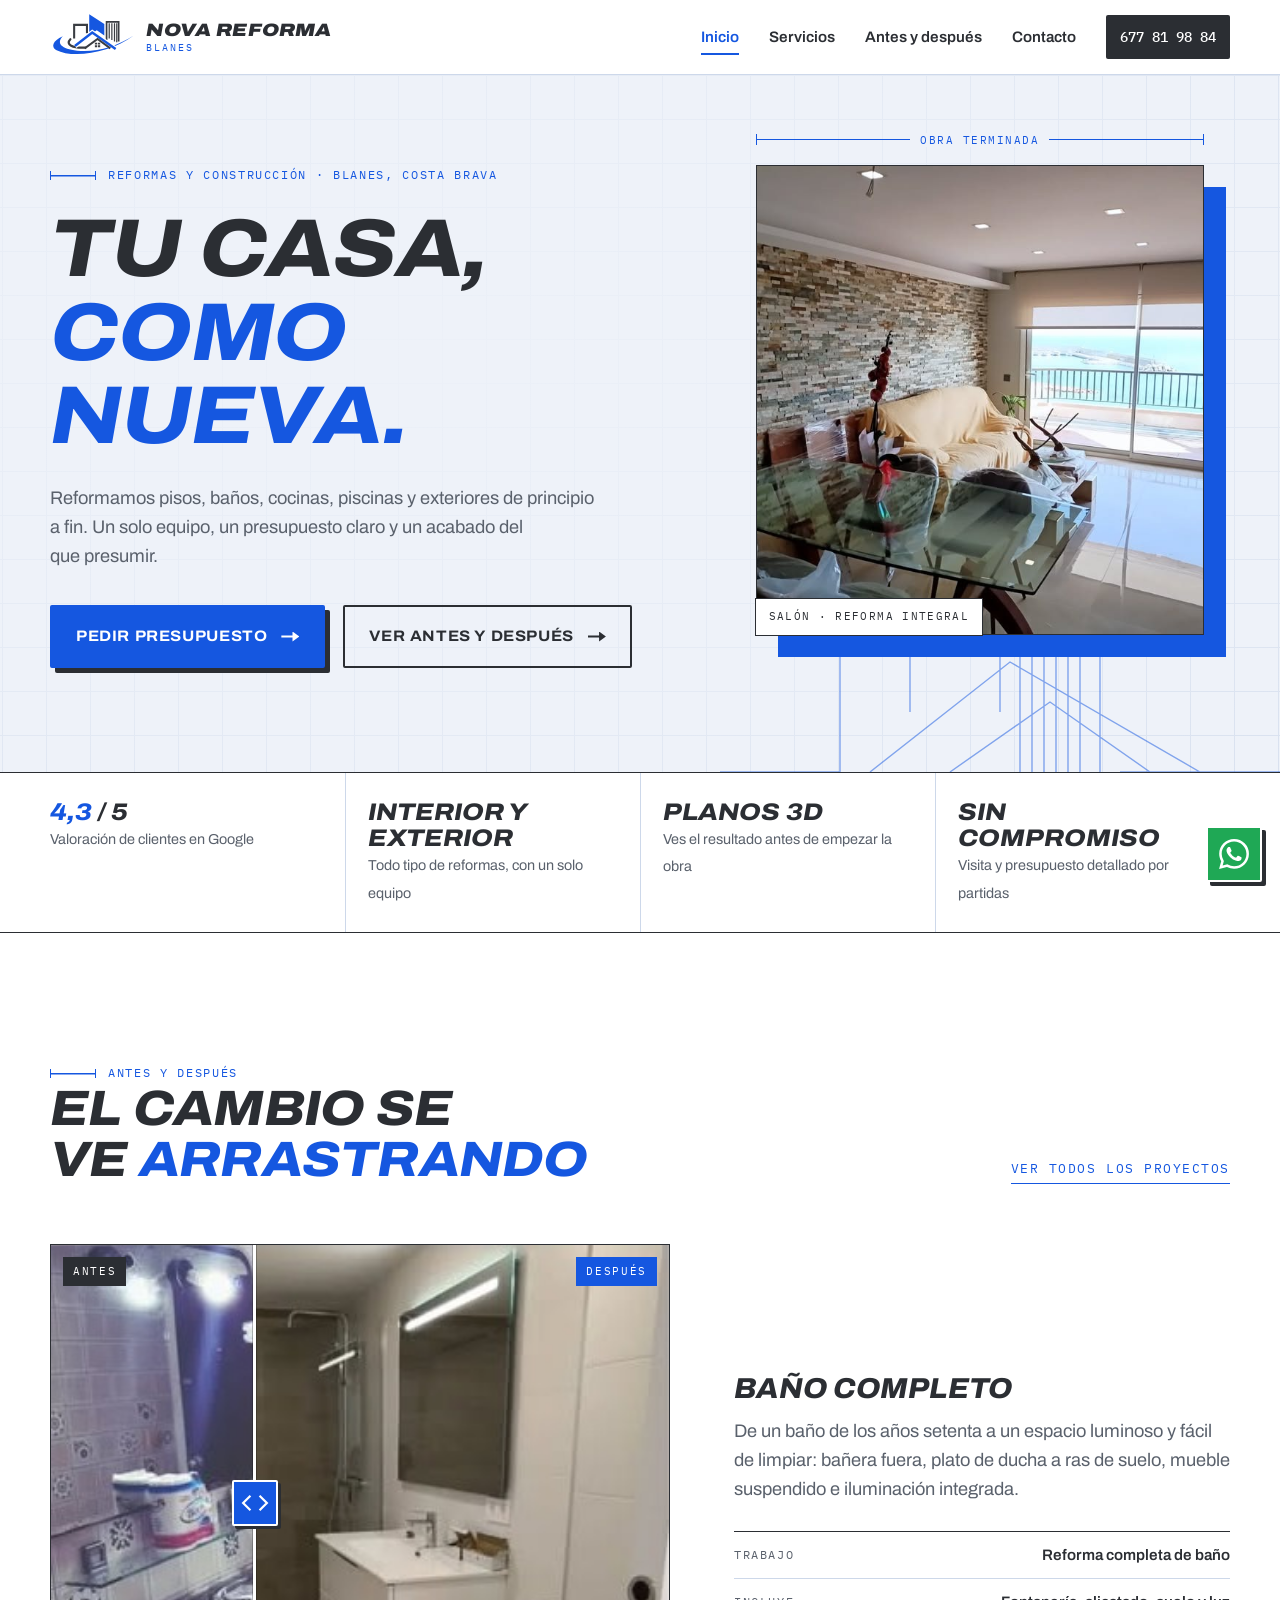
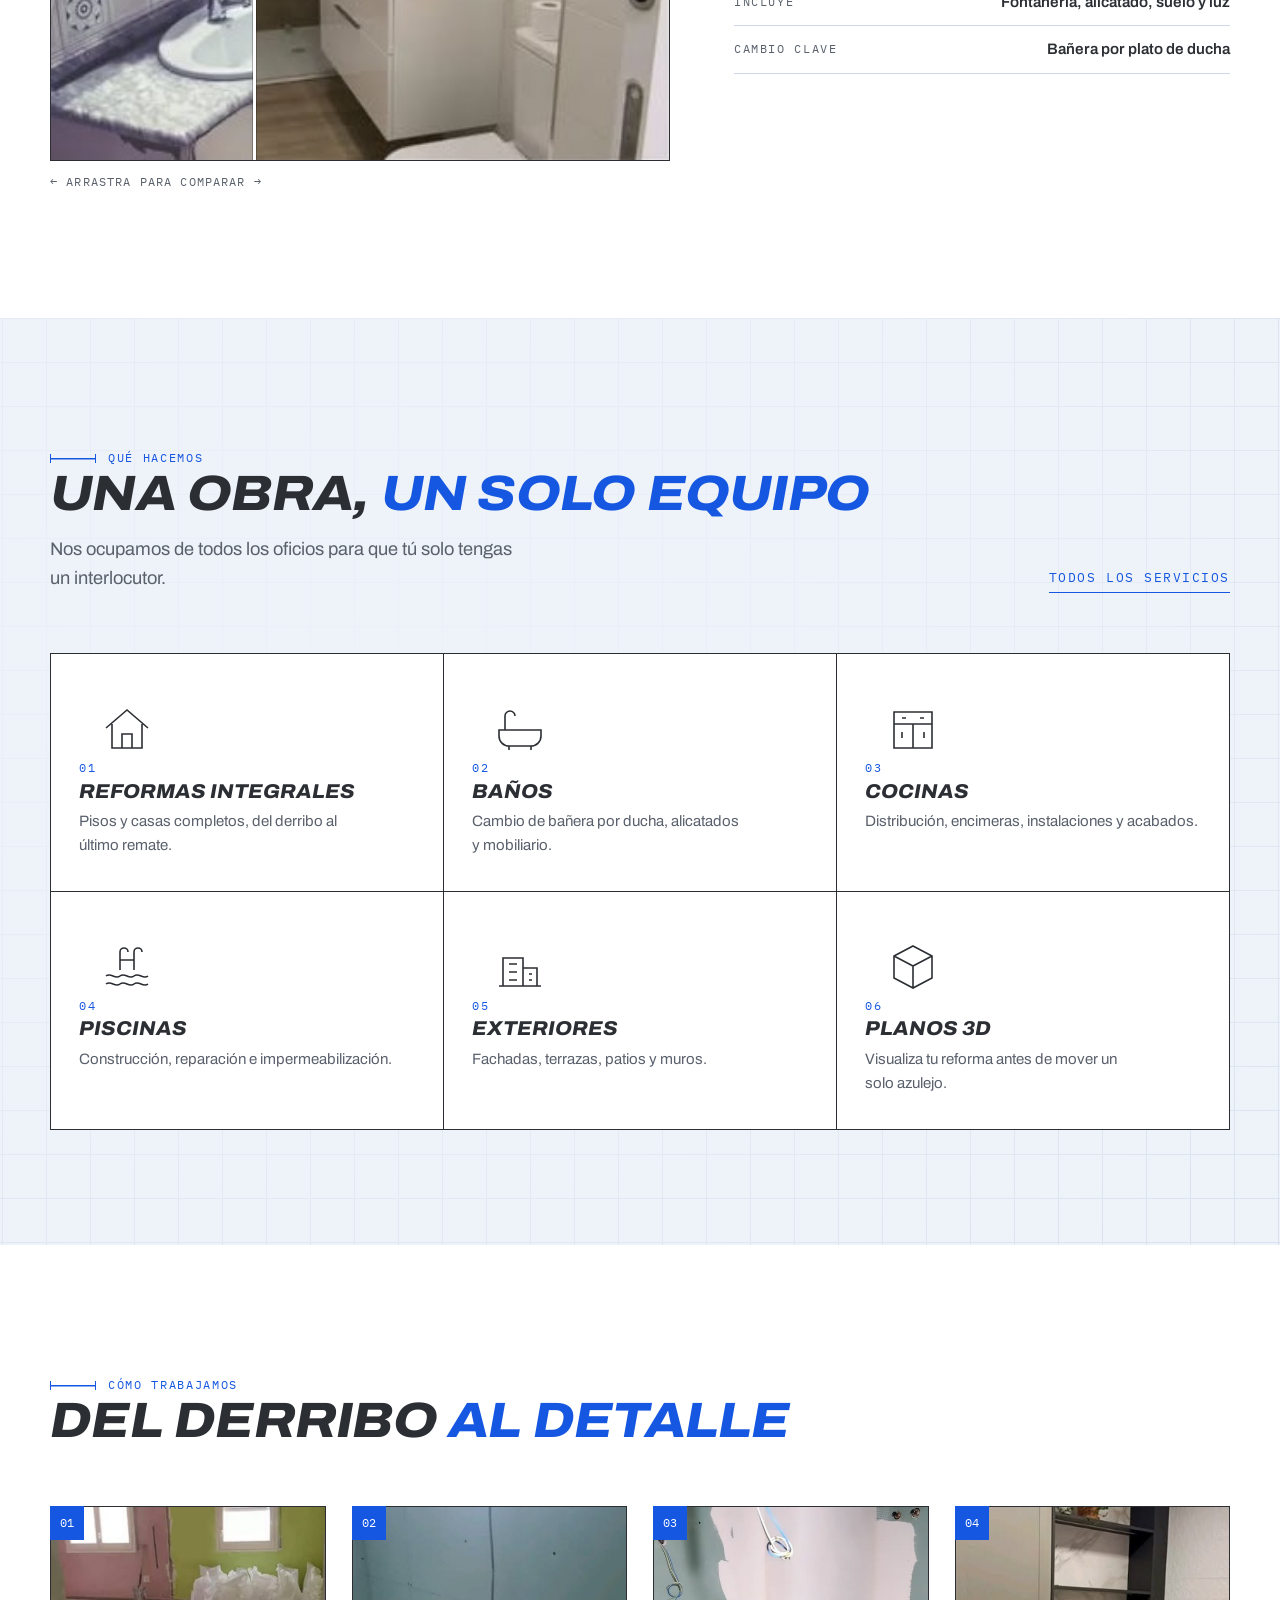
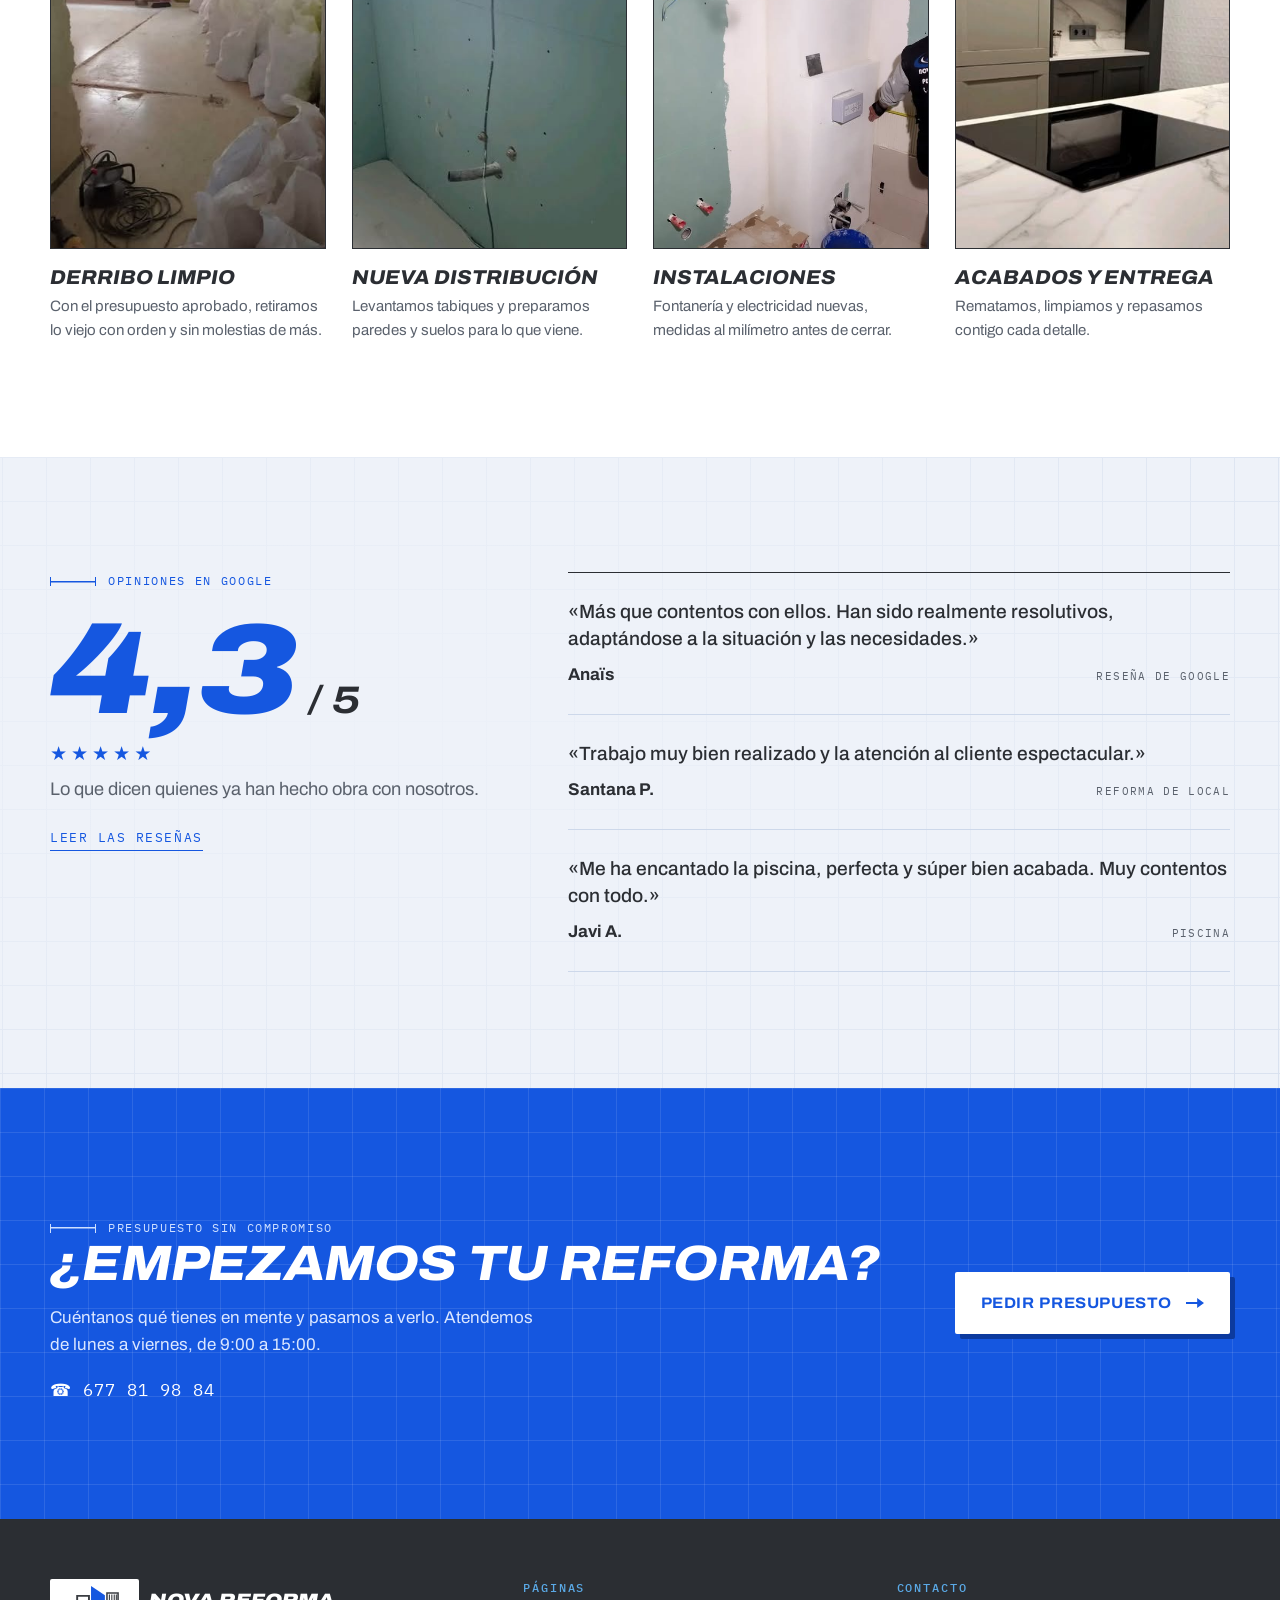
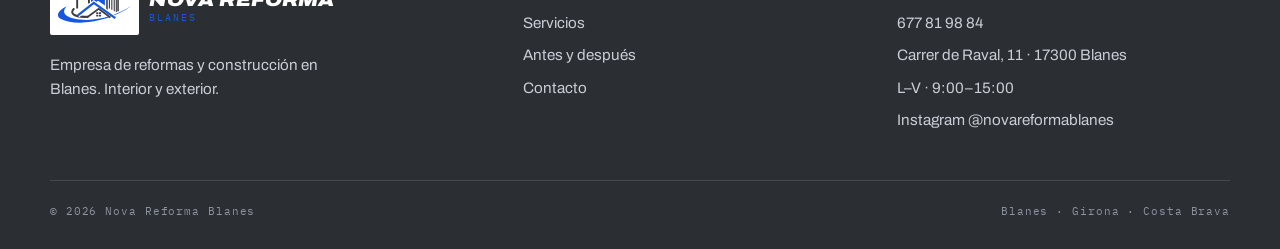
<file: index.html>
<!doctype html>
<html lang="es">
<head>
<meta charset="utf-8">
<meta name="viewport" content="width=device-width,initial-scale=1">
<title>Nova Reforma Blanes · Reformas y construcción en Blanes</title>
<meta name="description" content="Empresa de reformas y construcción en Blanes. Reformas integrales, baños, cocinas, piscinas y exteriores. Presupuesto sin compromiso: 677 81 98 84.">
<link rel="icon" href="img/logo.svg" type="image/svg+xml">
<link rel="preconnect" href="https://fonts.googleapis.com">
<link rel="preconnect" href="https://fonts.gstatic.com" crossorigin>
<link href="https://fonts.googleapis.com/css2?family=Archivo:ital,wdth,wght@0,62..125,400..900;1,62..125,400..900&family=IBM+Plex+Mono:wght@400;500&display=swap" rel="stylesheet">
<link rel="stylesheet" href="css/estilo.css">
<script>document.documentElement.classList.add('js')</script>
</head>
<body>

<header class="cab">
  <div class="caja">
    <a class="marca" href="index.html" aria-label="Nova Reforma Blanes, inicio">
      <img src="img/logo.svg" alt="" width="86" height="50">
      <b>Nova Reforma<small>BLANES</small></b>
    </a>
    <button class="menu-btn" aria-label="Abrir menú" aria-expanded="false" aria-controls="nav"><span></span></button>
    <nav class="nav" id="nav">
      <a href="index.html" aria-current="page">Inicio</a>
      <a href="servicios.html">Servicios</a>
      <a href="proyectos.html">Antes y después</a>
      <a href="contacto.html">Contacto</a>
      <a class="tel" href="tel:+34677819884">677 81 98 84</a>
    </nav>
  </div>
</header>

<main>
  <section class="portada fondo-plano">
    <svg class="trazo" viewBox="0 0 620 300" aria-hidden="true">
      <path pathLength="1" d="M0 290H120V150h70v80M190 230V60l90 60v110M300 290V110h80v180M312 110v180M324 110v180M336 110v180M348 110v180M360 110v180M150 290l140-110 190 110M230 290l100-70 100 70M400 290h220"/>
    </svg>
    <div class="caja">
      <div>
        <p class="cota">Reformas y construcción · Blanes, Costa Brava</p>
        <h1>Tu casa, <em>como nueva.</em></h1>
        <p class="entrada">Reformamos pisos, baños, cocinas, piscinas y exteriores de principio a fin. Un solo equipo, un presupuesto claro y un acabado del que presumir.</p>
        <div class="acciones">
          <a class="btn" href="contacto.html">Pedir presupuesto</a>
          <a class="btn linea" href="proyectos.html">Ver antes y después</a>
        </div>
      </div>
      <figure class="lamina">
        <span class="medida sup"><span>Obra terminada</span></span>
        <img src="img/salon.jpg" alt="Salón reformado con pared de piedra natural, suelo porcelánico y vistas al mar" width="640" height="640">
        <figcaption>Salón · Reforma integral</figcaption>
      </figure>
    </div>
  </section>

  <section class="franja" aria-label="Por qué elegirnos">
    <div class="caja">
      <ul>
        <li><b><i>4,3</i> / 5</b><span>Valoración de clientes en Google</span></li>
        <li><b>Interior y exterior</b><span>Todo tipo de reformas, con un solo equipo</span></li>
        <li><b>Planos 3D</b><span>Ves el resultado antes de empezar la obra</span></li>
        <li><b>Sin compromiso</b><span>Visita y presupuesto detallado por partidas</span></li>
      </ul>
    </div>
  </section>

  <section>
    <div class="caja">
      <div class="titular ap">
        <div>
          <p class="cota">Antes y después</p>
          <h2>El cambio se ve <span class="azul">arrastrando</span></h2>
        </div>
        <a class="enlace" href="proyectos.html">Ver todos los proyectos</a>
      </div>
      <div class="caso ap">
        <div>
          <div class="comparar">
            <img src="img/bano-despues.jpg" alt="Baño después de la reforma: plato de ducha, mueble suspendido y espejo con luz" width="360" height="300">
            <img class="antes" src="img/bano-antes.jpg" alt="Baño antes de la reforma: azulejo antiguo y lavabo de encimera" width="360" height="300">
            <span class="rot a">Antes</span><span class="rot d">Después</span>
            <span class="asa"></span>
            <input type="range" min="0" max="100" value="50" aria-label="Comparar antes y después del baño">
          </div>
          <p class="pista">← Arrastra para comparar →</p>
        </div>
        <div>
          <h3 style="font-size:1.8rem;text-transform:uppercase">Baño completo</h3>
          <p class="entrada" style="margin-top:14px">De un baño de los años setenta a un espacio luminoso y fácil de limpiar: bañera fuera, plato de ducha a ras de suelo, mueble suspendido e iluminación integrada.</p>
          <ul class="ficha">
            <li><span>Trabajo</span><span>Reforma completa de baño</span></li>
            <li><span>Incluye</span><span>Fontanería, alicatado, suelo y luz</span></li>
            <li><span>Cambio clave</span><span>Bañera por plato de ducha</span></li>
          </ul>
        </div>
      </div>
    </div>
  </section>

  <section class="fondo-plano">
    <div class="caja">
      <div class="titular ap">
        <div>
          <p class="cota">Qué hacemos</p>
          <h2>Una obra, <span class="azul">un solo equipo</span></h2>
          <p class="entrada">Nos ocupamos de todos los oficios para que tú solo tengas un interlocutor.</p>
        </div>
        <a class="enlace" href="servicios.html">Todos los servicios</a>
      </div>
      <div class="servicios ap">
        <a href="servicios.html#integral"><span class="num">01</span>
          <svg viewBox="0 0 54 54"><path d="M6 26 27 8l21 18M12 22v24h30V22M22 46V32h10v14"/></svg>
          <h3>Reformas integrales</h3><p>Pisos y casas completos, del derribo al último remate.</p></a>
        <a href="servicios.html#banos"><span class="num">02</span>
          <svg viewBox="0 0 54 54"><path d="M6 28h42v6a10 10 0 0 1-10 10H16A10 10 0 0 1 6 34ZM12 28V14a5 5 0 0 1 10 0M16 44v4M38 44v4"/></svg>
          <h3>Baños</h3><p>Cambio de bañera por ducha, alicatados y mobiliario.</p></a>
        <a href="servicios.html#cocinas"><span class="num">03</span>
          <svg viewBox="0 0 54 54"><path d="M8 10h38v36H8ZM8 22h38M27 22v24M16 16h4M34 16h4M16 30v6M38 30v6"/></svg>
          <h3>Cocinas</h3><p>Distribución, encimeras, instalaciones y acabados.</p></a>
        <a href="servicios.html#piscinas"><span class="num">04</span>
          <svg viewBox="0 0 54 54"><path d="M6 36c5-4 9 4 14 0s9 4 14 0 9 4 14 0M6 44c5-4 9 4 14 0s9 4 14 0 9 4 14 0M20 30V12a4 4 0 0 1 8 0M34 30V12a4 4 0 0 1 8 0M20 20h14"/></svg>
          <h3>Piscinas</h3><p>Construcción, reparación e impermeabilización.</p></a>
        <a href="servicios.html#exteriores"><span class="num">05</span>
          <svg viewBox="0 0 54 54"><path d="M6 46h42M10 46V18h20v28M30 28h14v18M16 24h8M16 32h8M16 40h8M36 34h3M36 40h3"/></svg>
          <h3>Exteriores</h3><p>Fachadas, terrazas, patios y muros.</p></a>
        <a href="servicios.html#planos"><span class="num">06</span>
          <svg viewBox="0 0 54 54"><path d="M27 6 46 16v22L27 48 8 38V16ZM27 26 8 16M27 26l19-10M27 26v22"/></svg>
          <h3>Planos 3D</h3><p>Visualiza tu reforma antes de mover un solo azulejo.</p></a>
      </div>
    </div>
  </section>

  <section>
    <div class="caja">
      <div class="titular ap">
        <div>
          <p class="cota">Cómo trabajamos</p>
          <h2>Del derribo <span class="azul">al detalle</span></h2>
        </div>
      </div>
      <div class="pasos">
        <div class="paso ap"><figure><img src="img/derribo.jpg" alt="Derribo interior con sacos de escombro recogidos" loading="lazy" width="361" height="440"></figure><h3>Derribo limpio</h3><p>Con el presupuesto aprobado, retiramos lo viejo con orden y sin molestias de más.</p></div>
        <div class="paso ap"><figure><img src="img/pladur.jpg" alt="Tabique de pladur hidrófugo recién montado" loading="lazy" width="360" height="640"></figure><h3>Nueva distribución</h3><p>Levantamos tabiques y preparamos paredes y suelos para lo que viene.</p></div>
        <div class="paso ap"><figure><img src="img/instalaciones.jpg" alt="Operario de Nova Reforma midiendo en un baño con las instalaciones preparadas" loading="lazy" width="640" height="640"></figure><h3>Instalaciones</h3><p>Fontanería y electricidad nuevas, medidas al milímetro antes de cerrar.</p></div>
        <div class="paso ap"><figure><img src="img/cocina.jpg" alt="Cocina terminada con encimera porcelánica efecto mármol" loading="lazy" width="360" height="640"></figure><h3>Acabados y entrega</h3><p>Rematamos, limpiamos y repasamos contigo cada detalle.</p></div>
      </div>
    </div>
  </section>

  <section class="fondo-plano">
    <div class="caja opiniones">
      <div class="ap">
        <p class="cota">Opiniones en Google</p>
        <div class="nota">4,3<small> / 5</small></div>
        <div class="estrellas" aria-hidden="true">★★★★★</div>
        <p class="entrada">Lo que dicen quienes ya han hecho obra con nosotros.</p>
        <a class="enlace" href="https://www.google.com/maps/place/Nova+Reforma+Blanes/@41.6750918,2.7902842,17z/data=!4m6!3m5!1s0x12bb1734ace616ab:0x4a19887a99202094!8m2!3d41.6750918!4d2.7902842!16s%2Fg%2F11vst2y67v" target="_blank" rel="noopener">Leer las reseñas</a>
      </div>
      <div class="citas ap">
        <blockquote><p>«Más que contentos con ellos. Han sido realmente resolutivos, adaptándose a la situación y las necesidades.»</p><cite>Anaïs</cite><span>Reseña de Google</span></blockquote>
        <blockquote><p>«Trabajo muy bien realizado y la atención al cliente espectacular.»</p><cite>Santana P.</cite><span>Reforma de local</span></blockquote>
        <blockquote><p>«Me ha encantado la piscina, perfecta y súper bien acabada. Muy contentos con todo.»</p><cite>Javi A.</cite><span>Piscina</span></blockquote>
      </div>
    </div>
  </section>

  <section class="llamada">
    <div class="caja">
      <div>
        <p class="cota">Presupuesto sin compromiso</p>
        <h2>¿Empezamos tu reforma?</h2>
        <p>Cuéntanos qué tienes en mente y pasamos a verlo. Atendemos de lunes a viernes, de 9:00 a 15:00.</p>
        <a class="tel-grande" href="tel:+34677819884">☎ 677 81 98 84</a>
      </div>
      <a class="btn blanco" href="contacto.html">Pedir presupuesto</a>
    </div>
  </section>
</main>

<footer class="pie">
  <div class="caja">
    <div>
      <a class="marca" href="index.html"><img src="img/logo.svg" alt="" width="96" height="56"><b>Nova Reforma<small>BLANES</small></b></a>
      <p style="margin-top:18px;max-width:34ch">Empresa de reformas y construcción en Blanes. Interior y exterior.</p>
    </div>
    <div>
      <h4>Páginas</h4>
      <ul>
        <li><a href="servicios.html">Servicios</a></li>
        <li><a href="proyectos.html">Antes y después</a></li>
        <li><a href="contacto.html">Contacto</a></li>
      </ul>
    </div>
    <div>
      <h4>Contacto</h4>
      <ul>
        <li><a href="tel:+34677819884">677 81 98 84</a></li>
        <li>Carrer de Raval, 11 · 17300 Blanes</li>
        <li>L–V · 9:00–15:00</li>
        <li><a href="https://www.instagram.com/novareformablanes/" target="_blank" rel="noopener">Instagram @novareformablanes</a></li>
      </ul>
    </div>
    <div class="legal"><span>© 2026 Nova Reforma Blanes</span><span>Blanes · Girona · Costa Brava</span></div>
  </div>
</footer>

<a class="wa" href="https://wa.me/34677819884" target="_blank" rel="noopener" aria-label="Escribir por WhatsApp">
  <svg viewBox="0 0 24 24"><path d="M17.472 14.382c-.297-.149-1.758-.867-2.030-.967-.273-.099-.471-.148-.670.150-.197.297-.767.966-.940 1.164-.173.199-.347.223-.644.075-.297-.150-1.255-.463-2.390-1.475-.883-.788-1.480-1.761-1.653-2.059-.173-.297-.018-.458.130-.606.134-.133.298-.347.446-.520.149-.174.198-.298.298-.497.099-.198.050-.371-.025-.520-.075-.149-.669-1.612-.916-2.207-.242-.579-.487-.500-.669-.510-.173-.008-.371-.010-.570-.010-.198 0-.520.074-.792.372-.272.297-1.040 1.016-1.040 2.479 0 1.462 1.065 2.875 1.213 3.074.149.198 2.096 3.200 5.077 4.487.709.306 1.262.489 1.694.625.712.227 1.360.195 1.871.118.571-.085 1.758-.719 2.006-1.413.248-.694.248-1.289.173-1.413-.074-.124-.272-.198-.570-.347m-5.421 7.403h-.004a9.870 9.870 0 0 1-5.031-1.378l-.361-.214-3.741.982.998-3.648-.235-.374a9.860 9.860 0 0 1-1.510-5.260c.001-5.450 4.436-9.884 9.888-9.884 2.640 0 5.122 1.030 6.988 2.898a9.825 9.825 0 0 1 2.893 6.994c-.003 5.450-4.437 9.884-9.885 9.884m8.413-18.297A11.815 11.815 0 0 0 12.050 0C5.495 0 .160 5.335.157 11.892c0 2.096.547 4.142 1.588 5.945L.057 24l6.305-1.654a11.882 11.882 0 0 0 5.683 1.448h.005c6.554 0 11.890-5.335 11.893-11.893a11.821 11.821 0 0 0-3.480-8.413z"/></svg>
</a>

<script src="js/web.js"></script>
</body>
</html>
</file>
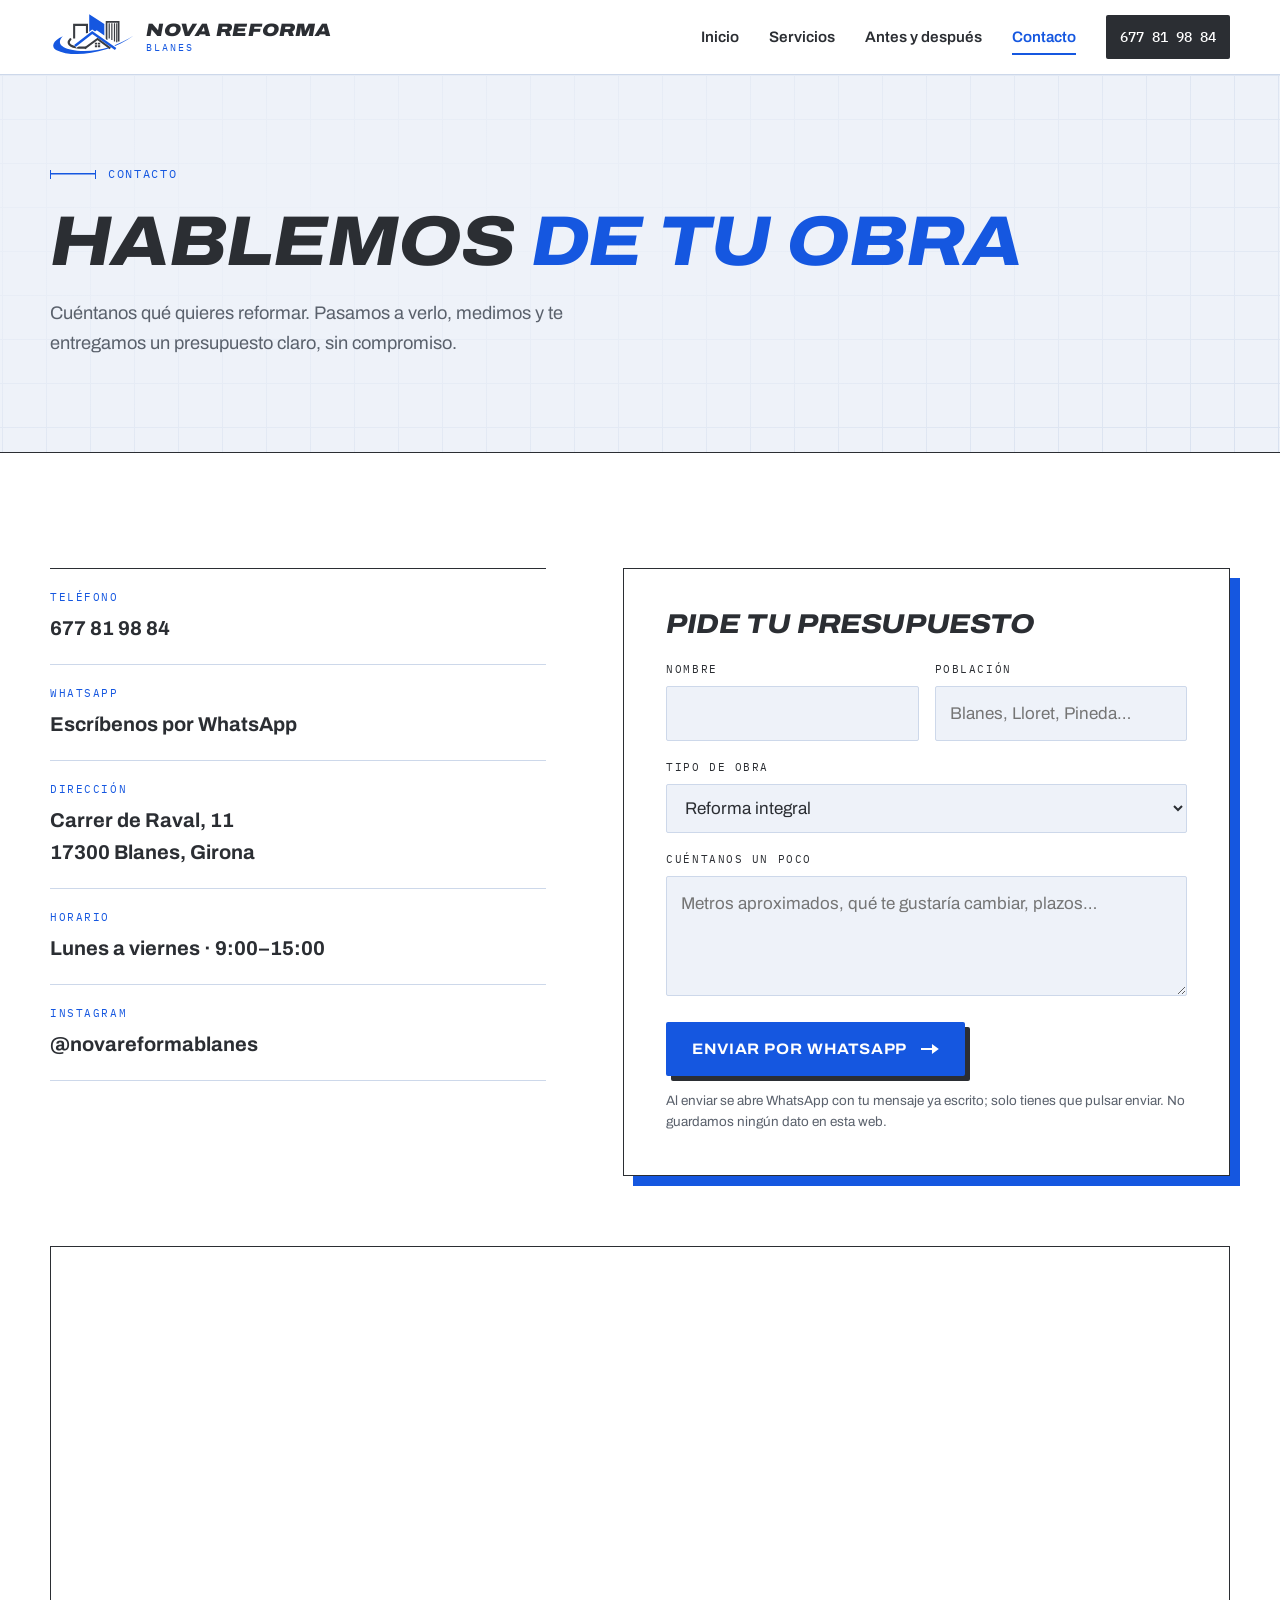
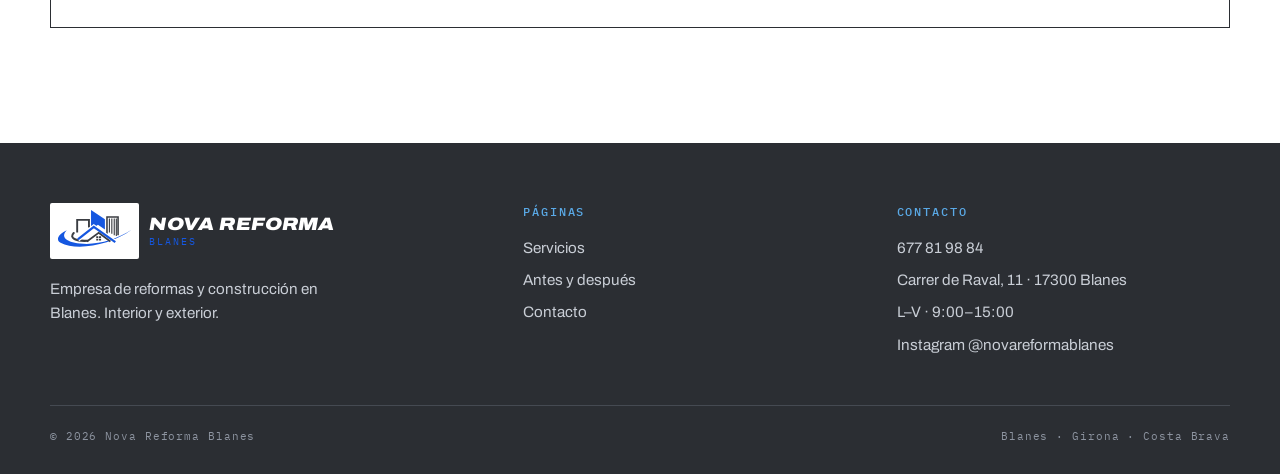
<file: contacto.html>
<!doctype html>
<html lang="es">
<head>
<meta charset="utf-8">
<meta name="viewport" content="width=device-width,initial-scale=1">
<title>Contacto y presupuesto · Nova Reforma Blanes</title>
<meta name="description" content="Pide presupuesto sin compromiso a Nova Reforma Blanes. Carrer de Raval, 11, Blanes. Teléfono 677 81 98 84. Lunes a viernes de 9:00 a 15:00.">
<link rel="icon" href="img/logo.svg" type="image/svg+xml">
<link rel="preconnect" href="https://fonts.googleapis.com">
<link rel="preconnect" href="https://fonts.gstatic.com" crossorigin>
<link href="https://fonts.googleapis.com/css2?family=Archivo:ital,wdth,wght@0,62..125,400..900;1,62..125,400..900&family=IBM+Plex+Mono:wght@400;500&display=swap" rel="stylesheet">
<link rel="stylesheet" href="css/estilo.css">
<script>document.documentElement.classList.add('js')</script>
</head>
<body>

<header class="cab">
  <div class="caja">
    <a class="marca" href="index.html" aria-label="Nova Reforma Blanes, inicio">
      <img src="img/logo.svg" alt="" width="86" height="50">
      <b>Nova Reforma<small>BLANES</small></b>
    </a>
    <button class="menu-btn" aria-label="Abrir menú" aria-expanded="false" aria-controls="nav"><span></span></button>
    <nav class="nav" id="nav">
      <a href="index.html">Inicio</a>
      <a href="servicios.html">Servicios</a>
      <a href="proyectos.html">Antes y después</a>
      <a href="contacto.html" aria-current="page">Contacto</a>
      <a class="tel" href="tel:+34677819884">677 81 98 84</a>
    </nav>
  </div>
</header>

<main>
  <section class="encabezado fondo-plano">
    <div class="caja">
      <p class="cota">Contacto</p>
      <h1>Hablemos <span class="azul">de tu obra</span></h1>
      <p class="entrada">Cuéntanos qué quieres reformar. Pasamos a verlo, medimos y te entregamos un presupuesto claro, sin compromiso.</p>
    </div>
  </section>

  <section>
    <div class="caja">
      <div class="contacto">
        <div class="ap">
          <ul class="datos">
            <li><span>Teléfono</span><a href="tel:+34677819884">677 81 98 84</a></li>
            <li><span>WhatsApp</span><a href="https://wa.me/34677819884" target="_blank" rel="noopener">Escríbenos por WhatsApp</a></li>
            <li><span>Dirección</span><b>Carrer de Raval, 11<br>17300 Blanes, Girona</b></li>
            <li><span>Horario</span><b>Lunes a viernes · 9:00–15:00</b></li>
            <li><span>Instagram</span><a href="https://www.instagram.com/novareformablanes/" target="_blank" rel="noopener">@novareformablanes</a></li>
          </ul>
        </div>

        <form class="form ap" id="presupuesto">
          <h2>Pide tu presupuesto</h2>
          <div class="dos">
            <div class="campo"><label for="nombre">Nombre</label><input id="nombre" name="nombre" required autocomplete="name"></div>
            <div class="campo"><label for="lugar">Población</label><input id="lugar" name="lugar" placeholder="Blanes, Lloret, Pineda…"></div>
          </div>
          <div class="campo"><label for="tipo">Tipo de obra</label>
            <select id="tipo" name="tipo">
              <option>Reforma integral</option><option>Baño</option><option>Cocina</option><option>Piscina</option><option>Exterior / fachada</option><option>Otra</option>
            </select>
          </div>
          <div class="campo"><label for="detalles">Cuéntanos un poco</label><textarea id="detalles" name="detalles" placeholder="Metros aproximados, qué te gustaría cambiar, plazos…"></textarea></div>
          <button class="btn" type="submit">Enviar por WhatsApp</button>
          <p class="nota-form">Al enviar se abre WhatsApp con tu mensaje ya escrito; solo tienes que pulsar enviar. No guardamos ningún dato en esta web.</p>
        </form>
      </div>

      <div class="mapa ap">
        <iframe title="Mapa: Nova Reforma Blanes, Carrer de Raval 11" loading="lazy" referrerpolicy="no-referrer-when-downgrade" src="https://www.google.com/maps?q=Nova+Reforma+Blanes,+Carrer+de+Raval+11,+17300+Blanes&output=embed"></iframe>
      </div>
    </div>
  </section>
</main>

<footer class="pie">
  <div class="caja">
    <div>
      <a class="marca" href="index.html"><img src="img/logo.svg" alt="" width="96" height="56"><b>Nova Reforma<small>BLANES</small></b></a>
      <p style="margin-top:18px;max-width:34ch">Empresa de reformas y construcción en Blanes. Interior y exterior.</p>
    </div>
    <div>
      <h4>Páginas</h4>
      <ul>
        <li><a href="servicios.html">Servicios</a></li>
        <li><a href="proyectos.html">Antes y después</a></li>
        <li><a href="contacto.html">Contacto</a></li>
      </ul>
    </div>
    <div>
      <h4>Contacto</h4>
      <ul>
        <li><a href="tel:+34677819884">677 81 98 84</a></li>
        <li>Carrer de Raval, 11 · 17300 Blanes</li>
        <li>L–V · 9:00–15:00</li>
        <li><a href="https://www.instagram.com/novareformablanes/" target="_blank" rel="noopener">Instagram @novareformablanes</a></li>
      </ul>
    </div>
    <div class="legal"><span>© 2026 Nova Reforma Blanes</span><span>Blanes · Girona · Costa Brava</span></div>
  </div>
</footer>

<script src="js/web.js"></script>
</body>
</html>
</file>
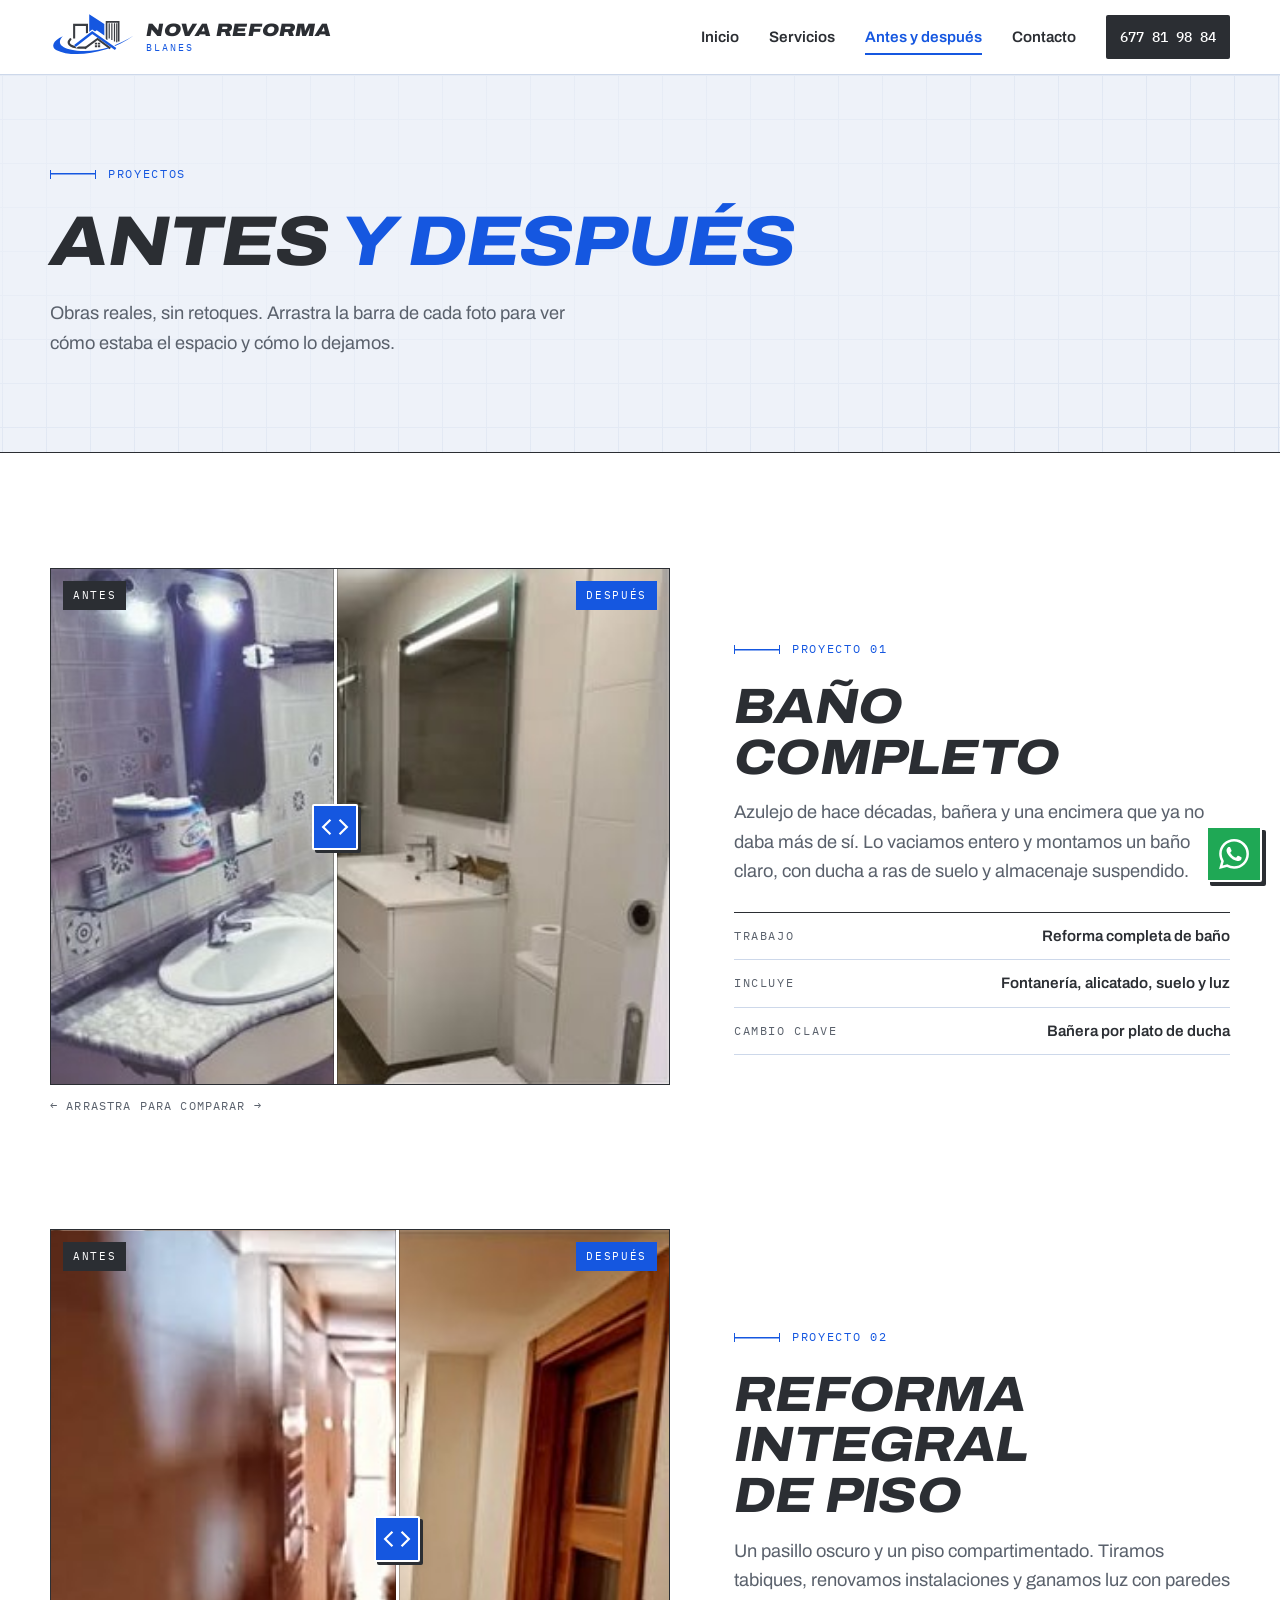
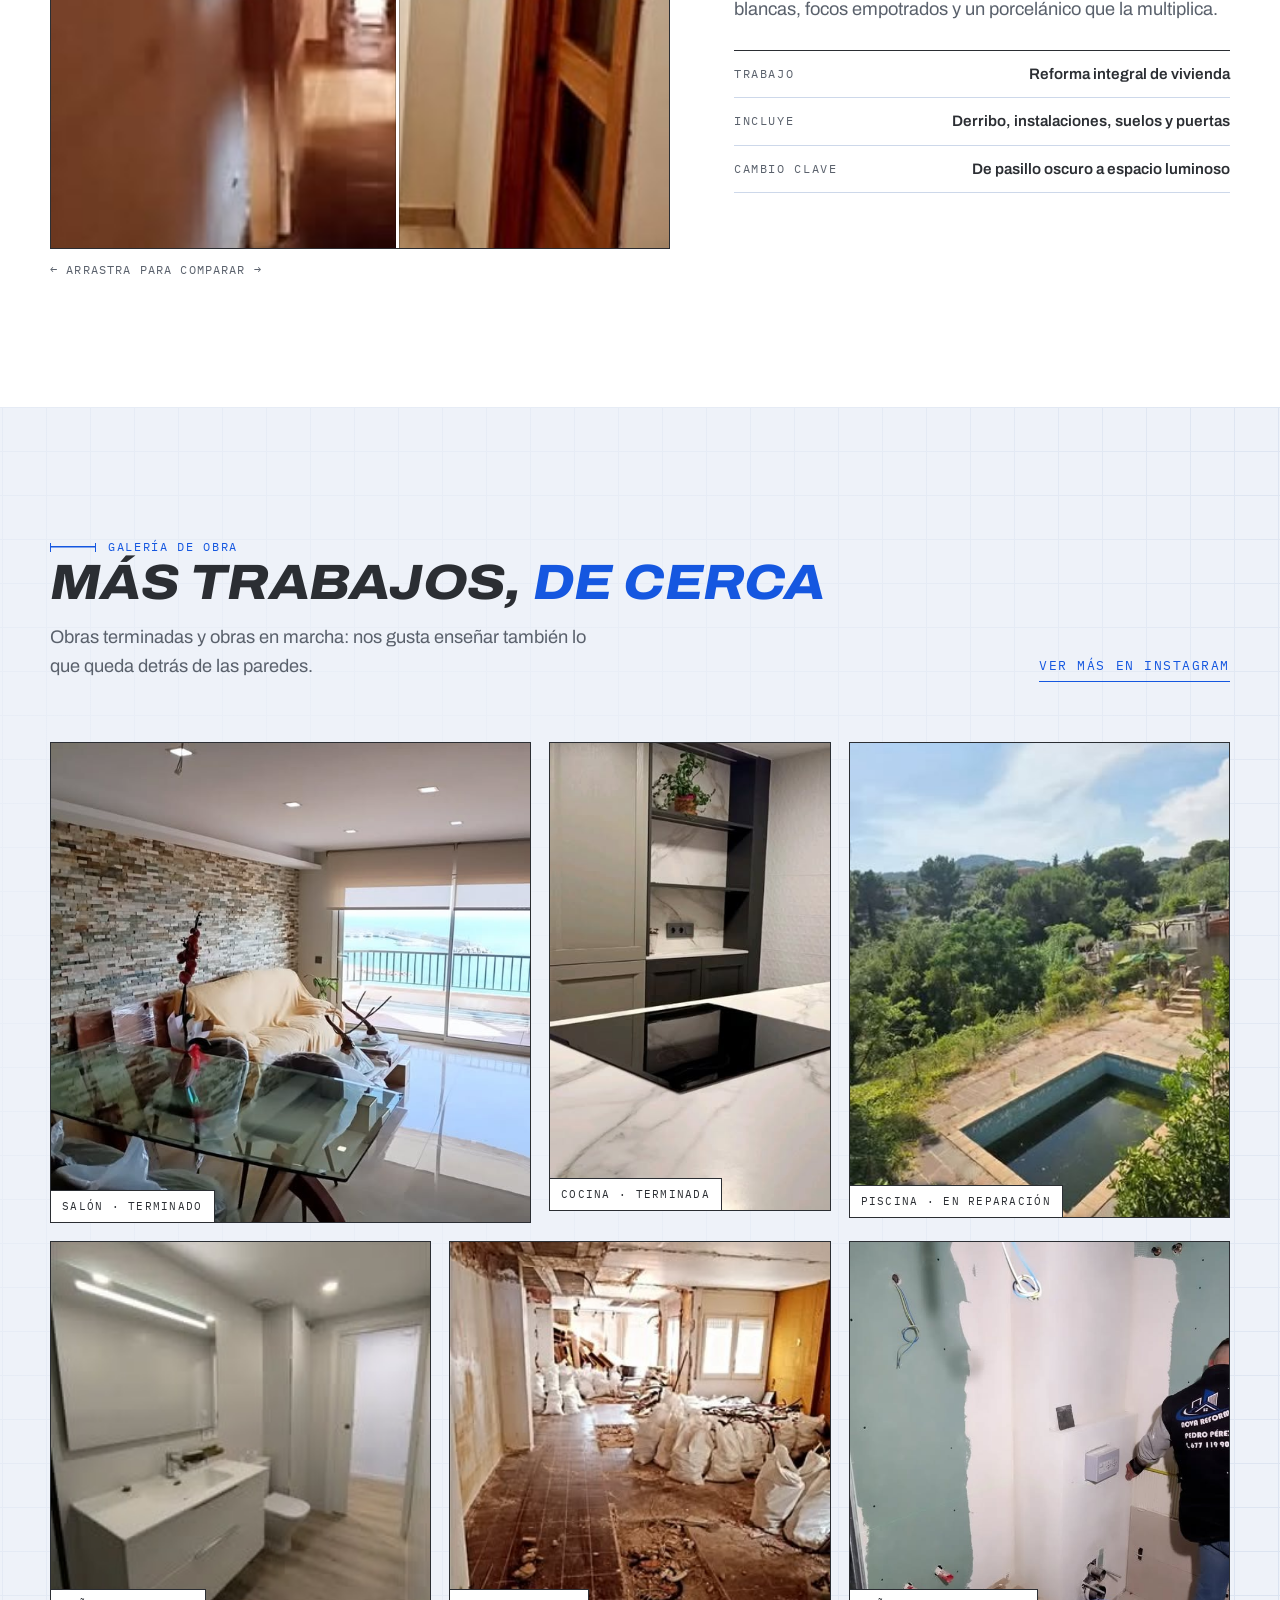
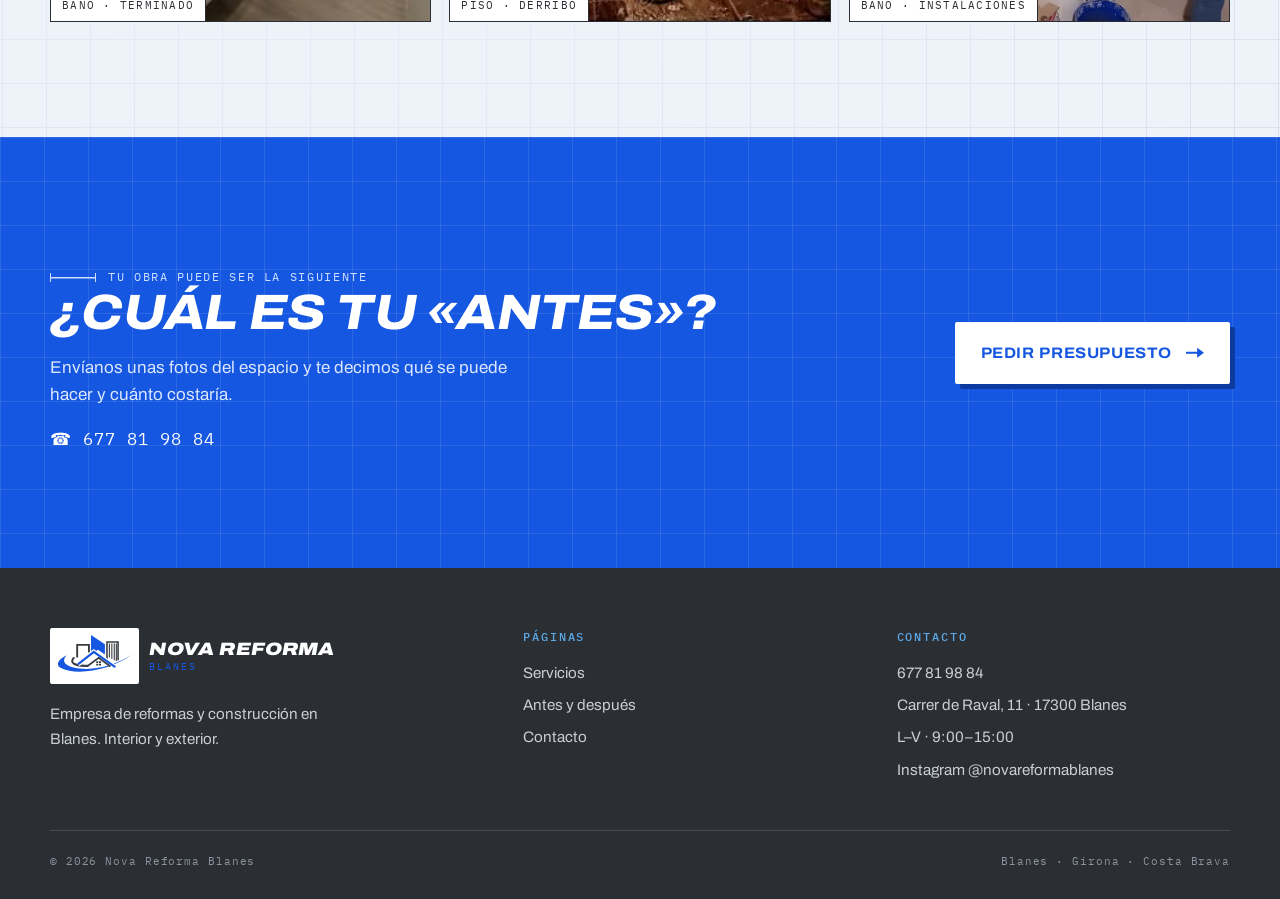
<file: proyectos.html>
<!doctype html>
<html lang="es">
<head>
<meta charset="utf-8">
<meta name="viewport" content="width=device-width,initial-scale=1">
<title>Antes y después · Nova Reforma Blanes</title>
<meta name="description" content="Reformas reales de Nova Reforma Blanes: compara el antes y el después de baños, pisos y más obras en Blanes y alrededores.">
<link rel="icon" href="img/logo.svg" type="image/svg+xml">
<link rel="preconnect" href="https://fonts.googleapis.com">
<link rel="preconnect" href="https://fonts.gstatic.com" crossorigin>
<link href="https://fonts.googleapis.com/css2?family=Archivo:ital,wdth,wght@0,62..125,400..900;1,62..125,400..900&family=IBM+Plex+Mono:wght@400;500&display=swap" rel="stylesheet">
<link rel="stylesheet" href="css/estilo.css">
<script>document.documentElement.classList.add('js')</script>
</head>
<body>

<header class="cab">
  <div class="caja">
    <a class="marca" href="index.html" aria-label="Nova Reforma Blanes, inicio">
      <img src="img/logo.svg" alt="" width="86" height="50">
      <b>Nova Reforma<small>BLANES</small></b>
    </a>
    <button class="menu-btn" aria-label="Abrir menú" aria-expanded="false" aria-controls="nav"><span></span></button>
    <nav class="nav" id="nav">
      <a href="index.html">Inicio</a>
      <a href="servicios.html">Servicios</a>
      <a href="proyectos.html" aria-current="page">Antes y después</a>
      <a href="contacto.html">Contacto</a>
      <a class="tel" href="tel:+34677819884">677 81 98 84</a>
    </nav>
  </div>
</header>

<main>
  <section class="encabezado fondo-plano">
    <div class="caja">
      <p class="cota">Proyectos</p>
      <h1>Antes <span class="azul">y después</span></h1>
      <p class="entrada">Obras reales, sin retoques. Arrastra la barra de cada foto para ver cómo estaba el espacio y cómo lo dejamos.</p>
    </div>
  </section>

  <section>
    <div class="caja">
      <article class="caso ap">
        <div>
          <div class="comparar">
            <img src="img/bano-despues.jpg" alt="Baño después de la reforma: plato de ducha, mueble suspendido y espejo con luz" width="360" height="300">
            <img class="antes" src="img/bano-antes.jpg" alt="Baño antes de la reforma: azulejo antiguo y lavabo de encimera" width="360" height="300">
            <span class="rot a">Antes</span><span class="rot d">Después</span>
            <span class="asa"></span>
            <input type="range" min="0" max="100" value="50" aria-label="Comparar antes y después del baño">
          </div>
          <p class="pista">← Arrastra para comparar →</p>
        </div>
        <div>
          <p class="cota">Proyecto 01</p>
          <h2>Baño completo</h2>
          <p class="entrada" style="margin-top:16px">Azulejo de hace décadas, bañera y una encimera que ya no daba más de sí. Lo vaciamos entero y montamos un baño claro, con ducha a ras de suelo y almacenaje suspendido.</p>
          <ul class="ficha">
            <li><span>Trabajo</span><span>Reforma completa de baño</span></li>
            <li><span>Incluye</span><span>Fontanería, alicatado, suelo y luz</span></li>
            <li><span>Cambio clave</span><span>Bañera por plato de ducha</span></li>
          </ul>
        </div>
      </article>

      <article class="caso inv ap">
        <div>
          <div class="comparar" style="--ar:1/1">
            <img src="img/pasillo-despues.jpg" alt="Pasillo después de la reforma: paredes blancas, focos empotrados y suelo porcelánico brillante" width="318" height="318">
            <img class="antes" src="img/pasillo-antes.jpg" alt="Pasillo antes de la reforma: oscuro, con suelo y puertas antiguas" width="318" height="318">
            <span class="rot a">Antes</span><span class="rot d">Después</span>
            <span class="asa"></span>
            <input type="range" min="0" max="100" value="50" aria-label="Comparar antes y después del pasillo">
          </div>
          <p class="pista">← Arrastra para comparar →</p>
        </div>
        <div>
          <p class="cota">Proyecto 02</p>
          <h2>Reforma integral de piso</h2>
          <p class="entrada" style="margin-top:16px">Un pasillo oscuro y un piso compartimentado. Tiramos tabiques, renovamos instalaciones y ganamos luz con paredes blancas, focos empotrados y un porcelánico que la multiplica.</p>
          <ul class="ficha">
            <li><span>Trabajo</span><span>Reforma integral de vivienda</span></li>
            <li><span>Incluye</span><span>Derribo, instalaciones, suelos y puertas</span></li>
            <li><span>Cambio clave</span><span>De pasillo oscuro a espacio luminoso</span></li>
          </ul>
        </div>
      </article>
    </div>
  </section>

  <section class="fondo-plano">
    <div class="caja">
      <div class="titular ap">
        <div>
          <p class="cota">Galería de obra</p>
          <h2>Más trabajos, <span class="azul">de cerca</span></h2>
          <p class="entrada">Obras terminadas y obras en marcha: nos gusta enseñar también lo que queda detrás de las paredes.</p>
        </div>
        <a class="enlace" href="https://www.instagram.com/novareformablanes/" target="_blank" rel="noopener">Ver más en Instagram</a>
      </div>
      <div class="galeria ap">
        <figure class="g1"><img src="img/salon.jpg" alt="Salón reformado con pared de piedra y vistas al mar" loading="lazy" width="640" height="640"><figcaption>Salón · terminado</figcaption></figure>
        <figure class="g2"><img src="img/cocina.jpg" alt="Cocina con encimera efecto mármol y muebles en gris" loading="lazy" width="360" height="640"><figcaption>Cocina · terminada</figcaption></figure>
        <figure class="g3"><img src="img/piscina.jpg" alt="Piscina en un jardín con vistas, antes de su reparación" loading="lazy" width="361" height="465"><figcaption>Piscina · en reparación</figcaption></figure>
        <figure class="g4"><img src="img/bano-2.jpg" alt="Baño reformado con mueble blanco suspendido y suelo imitación madera" loading="lazy" width="240" height="300"><figcaption>Baño · terminado</figcaption></figure>
        <figure class="g5"><img src="img/derribo-piso.jpg" alt="Piso en fase de derribo con sacos de escombro" loading="lazy" width="318" height="318"><figcaption>Piso · derribo</figcaption></figure>
        <figure class="g6"><img src="img/instalaciones.jpg" alt="Operario de Nova Reforma midiendo en un baño en obra" loading="lazy" width="640" height="640"><figcaption>Baño · instalaciones</figcaption></figure>
      </div>
    </div>
  </section>

  <section class="llamada">
    <div class="caja">
      <div>
        <p class="cota">Tu obra puede ser la siguiente</p>
        <h2>¿Cuál es tu «antes»?</h2>
        <p>Envíanos unas fotos del espacio y te decimos qué se puede hacer y cuánto costaría.</p>
        <a class="tel-grande" href="tel:+34677819884">☎ 677 81 98 84</a>
      </div>
      <a class="btn blanco" href="contacto.html">Pedir presupuesto</a>
    </div>
  </section>
</main>

<footer class="pie">
  <div class="caja">
    <div>
      <a class="marca" href="index.html"><img src="img/logo.svg" alt="" width="96" height="56"><b>Nova Reforma<small>BLANES</small></b></a>
      <p style="margin-top:18px;max-width:34ch">Empresa de reformas y construcción en Blanes. Interior y exterior.</p>
    </div>
    <div>
      <h4>Páginas</h4>
      <ul>
        <li><a href="servicios.html">Servicios</a></li>
        <li><a href="proyectos.html">Antes y después</a></li>
        <li><a href="contacto.html">Contacto</a></li>
      </ul>
    </div>
    <div>
      <h4>Contacto</h4>
      <ul>
        <li><a href="tel:+34677819884">677 81 98 84</a></li>
        <li>Carrer de Raval, 11 · 17300 Blanes</li>
        <li>L–V · 9:00–15:00</li>
        <li><a href="https://www.instagram.com/novareformablanes/" target="_blank" rel="noopener">Instagram @novareformablanes</a></li>
      </ul>
    </div>
    <div class="legal"><span>© 2026 Nova Reforma Blanes</span><span>Blanes · Girona · Costa Brava</span></div>
  </div>
</footer>

<a class="wa" href="https://wa.me/34677819884" target="_blank" rel="noopener" aria-label="Escribir por WhatsApp">
  <svg viewBox="0 0 24 24"><path d="M17.472 14.382c-.297-.149-1.758-.867-2.030-.967-.273-.099-.471-.148-.670.150-.197.297-.767.966-.940 1.164-.173.199-.347.223-.644.075-.297-.150-1.255-.463-2.390-1.475-.883-.788-1.480-1.761-1.653-2.059-.173-.297-.018-.458.130-.606.134-.133.298-.347.446-.520.149-.174.198-.298.298-.497.099-.198.050-.371-.025-.520-.075-.149-.669-1.612-.916-2.207-.242-.579-.487-.500-.669-.510-.173-.008-.371-.010-.570-.010-.198 0-.520.074-.792.372-.272.297-1.040 1.016-1.040 2.479 0 1.462 1.065 2.875 1.213 3.074.149.198 2.096 3.200 5.077 4.487.709.306 1.262.489 1.694.625.712.227 1.360.195 1.871.118.571-.085 1.758-.719 2.006-1.413.248-.694.248-1.289.173-1.413-.074-.124-.272-.198-.570-.347m-5.421 7.403h-.004a9.870 9.870 0 0 1-5.031-1.378l-.361-.214-3.741.982.998-3.648-.235-.374a9.860 9.860 0 0 1-1.510-5.260c.001-5.450 4.436-9.884 9.888-9.884 2.640 0 5.122 1.030 6.988 2.898a9.825 9.825 0 0 1 2.893 6.994c-.003 5.450-4.437 9.884-9.885 9.884m8.413-18.297A11.815 11.815 0 0 0 12.050 0C5.495 0 .160 5.335.157 11.892c0 2.096.547 4.142 1.588 5.945L.057 24l6.305-1.654a11.882 11.882 0 0 0 5.683 1.448h.005c6.554 0 11.890-5.335 11.893-11.893a11.821 11.821 0 0 0-3.480-8.413z"/></svg>
</a>

<script src="js/web.js"></script>
</body>
</html>
</file>
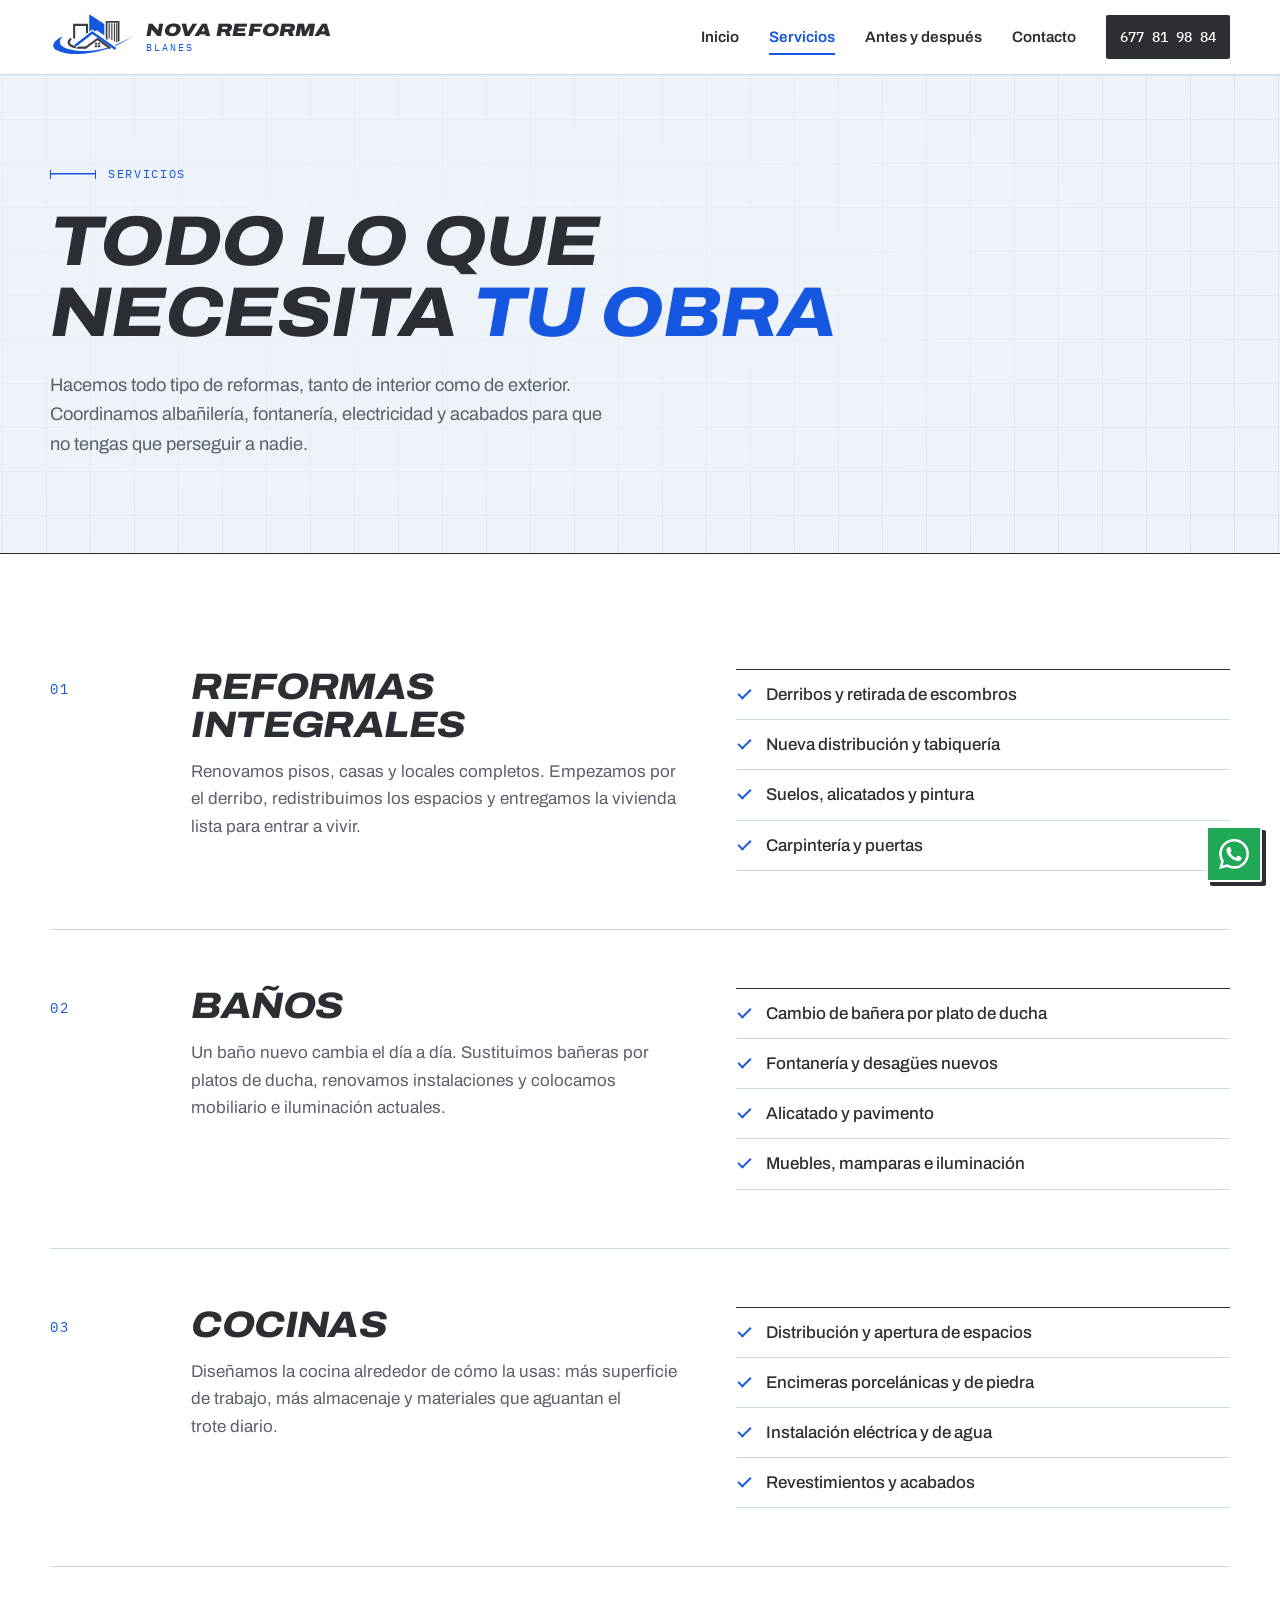
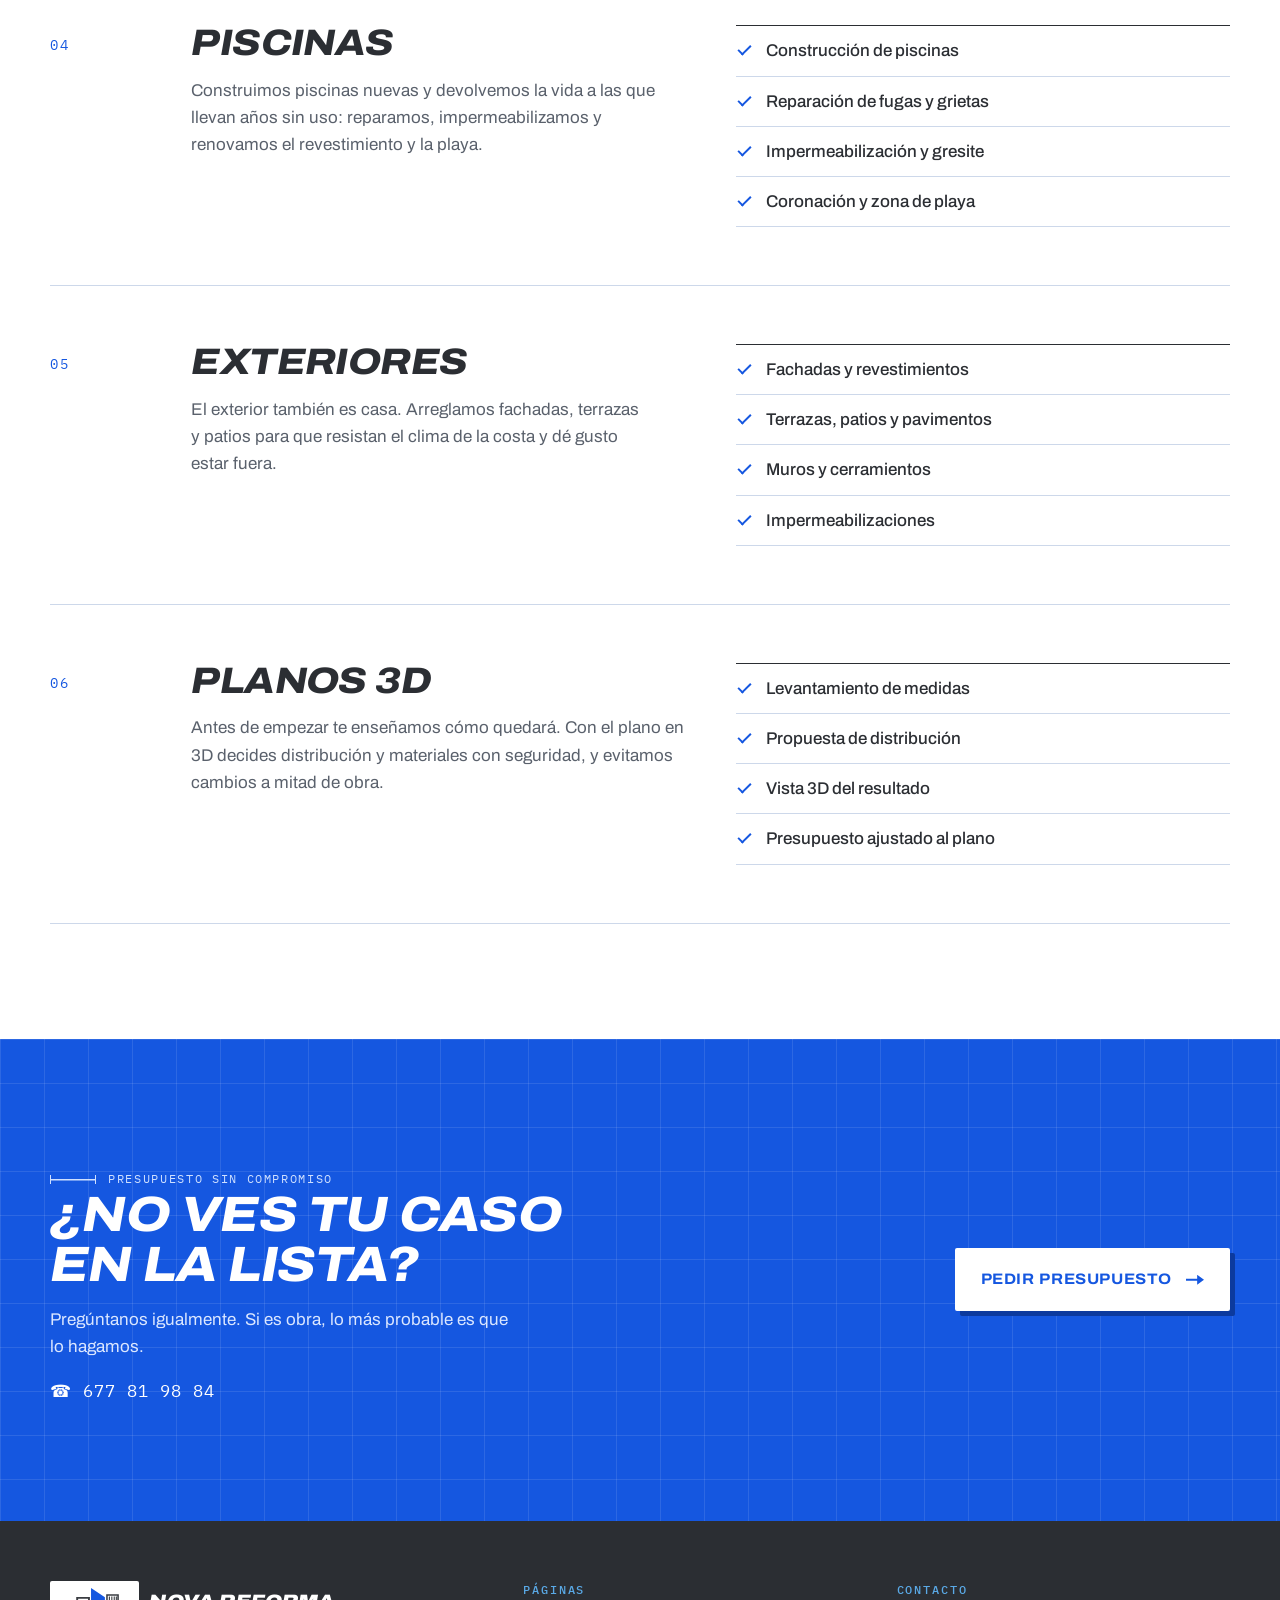
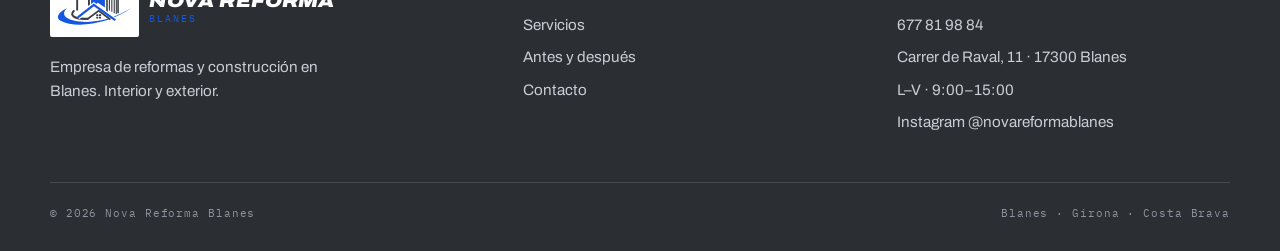
<file: servicios.html>
<!doctype html>
<html lang="es">
<head>
<meta charset="utf-8">
<meta name="viewport" content="width=device-width,initial-scale=1">
<title>Servicios · Nova Reforma Blanes</title>
<meta name="description" content="Reformas integrales, baños, cocinas, piscinas, exteriores y planos 3D en Blanes y alrededores. Nova Reforma Blanes.">
<link rel="icon" href="img/logo.svg" type="image/svg+xml">
<link rel="preconnect" href="https://fonts.googleapis.com">
<link rel="preconnect" href="https://fonts.gstatic.com" crossorigin>
<link href="https://fonts.googleapis.com/css2?family=Archivo:ital,wdth,wght@0,62..125,400..900;1,62..125,400..900&family=IBM+Plex+Mono:wght@400;500&display=swap" rel="stylesheet">
<link rel="stylesheet" href="css/estilo.css">
<script>document.documentElement.classList.add('js')</script>
</head>
<body>

<header class="cab">
  <div class="caja">
    <a class="marca" href="index.html" aria-label="Nova Reforma Blanes, inicio">
      <img src="img/logo.svg" alt="" width="86" height="50">
      <b>Nova Reforma<small>BLANES</small></b>
    </a>
    <button class="menu-btn" aria-label="Abrir menú" aria-expanded="false" aria-controls="nav"><span></span></button>
    <nav class="nav" id="nav">
      <a href="index.html">Inicio</a>
      <a href="servicios.html" aria-current="page">Servicios</a>
      <a href="proyectos.html">Antes y después</a>
      <a href="contacto.html">Contacto</a>
      <a class="tel" href="tel:+34677819884">677 81 98 84</a>
    </nav>
  </div>
</header>

<main>
  <section class="encabezado fondo-plano">
    <div class="caja">
      <p class="cota">Servicios</p>
      <h1>Todo lo que necesita <span class="azul">tu obra</span></h1>
      <p class="entrada">Hacemos todo tipo de reformas, tanto de interior como de exterior. Coordinamos albañilería, fontanería, electricidad y acabados para que no tengas que perseguir a nadie.</p>
    </div>
  </section>

  <section>
    <div class="caja">
      <article class="fila ap" id="integral">
        <span class="num">01</span>
        <div><h2>Reformas integrales</h2><p>Renovamos pisos, casas y locales completos. Empezamos por el derribo, redistribuimos los espacios y entregamos la vivienda lista para entrar a vivir.</p></div>
        <ul><li>Derribos y retirada de escombros</li><li>Nueva distribución y tabiquería</li><li>Suelos, alicatados y pintura</li><li>Carpintería y puertas</li></ul>
      </article>
      <article class="fila ap" id="banos">
        <span class="num">02</span>
        <div><h2>Baños</h2><p>Un baño nuevo cambia el día a día. Sustituimos bañeras por platos de ducha, renovamos instalaciones y colocamos mobiliario e iluminación actuales.</p></div>
        <ul><li>Cambio de bañera por plato de ducha</li><li>Fontanería y desagües nuevos</li><li>Alicatado y pavimento</li><li>Muebles, mamparas e iluminación</li></ul>
      </article>
      <article class="fila ap" id="cocinas">
        <span class="num">03</span>
        <div><h2>Cocinas</h2><p>Diseñamos la cocina alrededor de cómo la usas: más superficie de trabajo, más almacenaje y materiales que aguantan el trote diario.</p></div>
        <ul><li>Distribución y apertura de espacios</li><li>Encimeras porcelánicas y de piedra</li><li>Instalación eléctrica y de agua</li><li>Revestimientos y acabados</li></ul>
      </article>
      <article class="fila ap" id="piscinas">
        <span class="num">04</span>
        <div><h2>Piscinas</h2><p>Construimos piscinas nuevas y devolvemos la vida a las que llevan años sin uso: reparamos, impermeabilizamos y renovamos el revestimiento y la playa.</p></div>
        <ul><li>Construcción de piscinas</li><li>Reparación de fugas y grietas</li><li>Impermeabilización y gresite</li><li>Coronación y zona de playa</li></ul>
      </article>
      <article class="fila ap" id="exteriores">
        <span class="num">05</span>
        <div><h2>Exteriores</h2><p>El exterior también es casa. Arreglamos fachadas, terrazas y patios para que resistan el clima de la costa y dé gusto estar fuera.</p></div>
        <ul><li>Fachadas y revestimientos</li><li>Terrazas, patios y pavimentos</li><li>Muros y cerramientos</li><li>Impermeabilizaciones</li></ul>
      </article>
      <article class="fila ap" id="planos">
        <span class="num">06</span>
        <div><h2>Planos 3D</h2><p>Antes de empezar te enseñamos cómo quedará. Con el plano en 3D decides distribución y materiales con seguridad, y evitamos cambios a mitad de obra.</p></div>
        <ul><li>Levantamiento de medidas</li><li>Propuesta de distribución</li><li>Vista 3D del resultado</li><li>Presupuesto ajustado al plano</li></ul>
      </article>
    </div>
  </section>

  <section class="llamada">
    <div class="caja">
      <div>
        <p class="cota">Presupuesto sin compromiso</p>
        <h2>¿No ves tu caso en la lista?</h2>
        <p>Pregúntanos igualmente. Si es obra, lo más probable es que lo hagamos.</p>
        <a class="tel-grande" href="tel:+34677819884">☎ 677 81 98 84</a>
      </div>
      <a class="btn blanco" href="contacto.html">Pedir presupuesto</a>
    </div>
  </section>
</main>

<footer class="pie">
  <div class="caja">
    <div>
      <a class="marca" href="index.html"><img src="img/logo.svg" alt="" width="96" height="56"><b>Nova Reforma<small>BLANES</small></b></a>
      <p style="margin-top:18px;max-width:34ch">Empresa de reformas y construcción en Blanes. Interior y exterior.</p>
    </div>
    <div>
      <h4>Páginas</h4>
      <ul>
        <li><a href="servicios.html">Servicios</a></li>
        <li><a href="proyectos.html">Antes y después</a></li>
        <li><a href="contacto.html">Contacto</a></li>
      </ul>
    </div>
    <div>
      <h4>Contacto</h4>
      <ul>
        <li><a href="tel:+34677819884">677 81 98 84</a></li>
        <li>Carrer de Raval, 11 · 17300 Blanes</li>
        <li>L–V · 9:00–15:00</li>
        <li><a href="https://www.instagram.com/novareformablanes/" target="_blank" rel="noopener">Instagram @novareformablanes</a></li>
      </ul>
    </div>
    <div class="legal"><span>© 2026 Nova Reforma Blanes</span><span>Blanes · Girona · Costa Brava</span></div>
  </div>
</footer>

<a class="wa" href="https://wa.me/34677819884" target="_blank" rel="noopener" aria-label="Escribir por WhatsApp">
  <svg viewBox="0 0 24 24"><path d="M17.472 14.382c-.297-.149-1.758-.867-2.030-.967-.273-.099-.471-.148-.670.150-.197.297-.767.966-.940 1.164-.173.199-.347.223-.644.075-.297-.150-1.255-.463-2.390-1.475-.883-.788-1.480-1.761-1.653-2.059-.173-.297-.018-.458.130-.606.134-.133.298-.347.446-.520.149-.174.198-.298.298-.497.099-.198.050-.371-.025-.520-.075-.149-.669-1.612-.916-2.207-.242-.579-.487-.500-.669-.510-.173-.008-.371-.010-.570-.010-.198 0-.520.074-.792.372-.272.297-1.040 1.016-1.040 2.479 0 1.462 1.065 2.875 1.213 3.074.149.198 2.096 3.200 5.077 4.487.709.306 1.262.489 1.694.625.712.227 1.360.195 1.871.118.571-.085 1.758-.719 2.006-1.413.248-.694.248-1.289.173-1.413-.074-.124-.272-.198-.570-.347m-5.421 7.403h-.004a9.870 9.870 0 0 1-5.031-1.378l-.361-.214-3.741.982.998-3.648-.235-.374a9.860 9.860 0 0 1-1.510-5.260c.001-5.450 4.436-9.884 9.888-9.884 2.640 0 5.122 1.030 6.988 2.898a9.825 9.825 0 0 1 2.893 6.994c-.003 5.450-4.437 9.884-9.885 9.884m8.413-18.297A11.815 11.815 0 0 0 12.050 0C5.495 0 .160 5.335.157 11.892c0 2.096.547 4.142 1.588 5.945L.057 24l6.305-1.654a11.882 11.882 0 0 0 5.683 1.448h.005c6.554 0 11.890-5.335 11.893-11.893a11.821 11.821 0 0 0-3.480-8.413z"/></svg>
</a>

<script src="js/web.js"></script>
</body>
</html>
</file>
<file: css/estilo.css>
/* Nova Reforma Blanes — estética "plano de obra": papel blanco, línea azul, tinta carbón */
:root{
  --papel:#ffffff;
  --niebla:#eef2f9;
  --linea:#cdd8ea;
  --azul:#1557e0;
  --azul-hondo:#0c3a9e;
  --cielo:#5aa9e6;
  --tinta:#2b2e33;
  --tinta-suave:#5a616c;
  --ancho:1180px;
  --display:"Archivo",system-ui,sans-serif;
  --texto:"Archivo",system-ui,sans-serif;
  --mono:"IBM Plex Mono",ui-monospace,monospace;
}
*,*::before,*::after{box-sizing:border-box}
html{scroll-behavior:smooth;-webkit-text-size-adjust:100%}
body{margin:0;background:var(--papel);color:var(--tinta);font-family:var(--texto);font-size:17px;line-height:1.6;overflow-x:hidden}
img{max-width:100%;height:auto;display:block}
.franja b i{color:var(--azul);font-style:inherit}
a{color:inherit}
h1,h2,h3{font-family:var(--display);font-stretch:112%;font-weight:800;font-style:italic;line-height:1.02;letter-spacing:-.015em;margin:0;text-wrap:balance}
h1{font-size:clamp(2.5rem,6.4vw,5.2rem);text-transform:uppercase}
h2{font-size:clamp(1.9rem,4vw,3.1rem);text-transform:uppercase}
h3{font-size:1.25rem;font-stretch:105%;letter-spacing:0}
p{margin:0 0 1em;text-wrap:pretty}
.azul{color:var(--azul)}
.caja{width:min(var(--ancho),100% - 40px);margin-inline:auto}
section{padding:clamp(64px,9vw,120px) 0}
.fondo-plano{background-color:var(--niebla);background-image:linear-gradient(var(--linea) 1px,transparent 1px),linear-gradient(90deg,var(--linea) 1px,transparent 1px);background-size:44px 44px;background-position:center top}
.fondo-plano::before{content:"";position:absolute;inset:0;background:radial-gradient(ellipse at 30% 40%,rgba(238,242,249,.96) 0,rgba(238,242,249,.72) 60%,rgba(238,242,249,.35) 100%);pointer-events:none}
.fondo-plano{position:relative}
.fondo-plano>*{position:relative}

/* Etiquetas tipo cota */
.cota{font-family:var(--mono);font-size:.74rem;letter-spacing:.14em;text-transform:uppercase;color:var(--azul);display:flex;align-items:center;gap:12px;margin-bottom:22px}
.cota::before{content:"";width:46px;height:9px;border-left:1.5px solid var(--azul);border-right:1.5px solid var(--azul);background:linear-gradient(var(--azul),var(--azul)) center/100% 1.5px no-repeat;flex:none}
.entrada{font-size:1.14rem;color:var(--tinta-suave);max-width:56ch}

/* Botones: rectos, con muesca */
.btn{display:inline-flex;align-items:center;gap:14px;font-family:var(--display);font-weight:700;font-stretch:108%;font-size:.95rem;letter-spacing:.04em;text-transform:uppercase;text-decoration:none;padding:17px 24px;border:2px solid var(--azul);background:var(--azul);color:#fff;border-radius:2px;cursor:pointer;transition:background .2s,color .2s,box-shadow .2s,transform .2s;box-shadow:5px 5px 0 var(--tinta)}
.btn::after{content:"";width:18px;height:10px;background:currentColor;clip-path:polygon(0 40%,62% 40%,62% 0,100% 50%,62% 100%,62% 60%,0 60%);transition:transform .2s}
.btn:hover{transform:translate(2px,2px);box-shadow:3px 3px 0 var(--tinta)}
.btn:hover::after{transform:translateX(4px)}
.btn.linea{background:transparent;color:var(--tinta);border-color:var(--tinta);box-shadow:none}
.btn.linea:hover{background:var(--tinta);color:#fff;transform:none}
.btn.blanco{background:#fff;color:var(--azul);border-color:#fff;box-shadow:5px 5px 0 var(--azul-hondo)}
.btn:focus-visible,a:focus-visible,button:focus-visible,input:focus-visible,select:focus-visible,textarea:focus-visible{outline:3px solid var(--cielo);outline-offset:3px}

/* Cabecera */
.cab{position:sticky;top:0;z-index:50;background:rgba(255,255,255,.94);backdrop-filter:blur(8px);border-bottom:1px solid var(--linea)}
.cab .caja{display:flex;align-items:center;justify-content:space-between;gap:20px;height:74px}
.marca{display:flex;align-items:center;gap:10px;text-decoration:none}
.marca img{height:50px;width:auto}
.marca b{font-family:var(--display);font-style:italic;font-weight:900;font-stretch:118%;font-size:1.12rem;line-height:.95;text-transform:uppercase;letter-spacing:.01em}
.marca small{display:block;font-family:var(--mono);font-style:normal;font-weight:400;font-size:.6rem;letter-spacing:.2em;color:var(--azul);margin-top:4px}
.nav{display:flex;align-items:center;gap:30px}
.nav a{text-decoration:none;font-weight:600;font-size:.95rem;padding:6px 0;position:relative}
.nav a:not(.tel)::after{content:"";position:absolute;left:0;right:0;bottom:0;height:2px;background:var(--azul);transform:scaleX(0);transform-origin:left;transition:transform .25s}
.nav a:hover::after,.nav a[aria-current]::after{transform:scaleX(1)}
.nav a[aria-current]{color:var(--azul)}
.nav .tel{font-family:var(--mono);font-weight:500;font-size:.9rem;background:var(--tinta);color:#fff;padding:10px 14px;border-radius:2px}
.nav .tel:hover{background:var(--azul)}
.menu-btn{display:none;background:none;border:2px solid var(--tinta);border-radius:2px;width:46px;height:42px;cursor:pointer;padding:0;position:relative}
.menu-btn span,.menu-btn span::before,.menu-btn span::after{content:"";position:absolute;left:10px;right:10px;height:2px;background:var(--tinta);transition:transform .2s}
.menu-btn span{top:50%;margin-top:-1px}
.menu-btn span::before{left:0;right:0;top:-7px}
.menu-btn span::after{left:0;right:0;top:7px}
.menu-btn[aria-expanded=true] span{background:transparent}
.menu-btn[aria-expanded=true] span::before{transform:translateY(7px) rotate(45deg)}
.menu-btn[aria-expanded=true] span::after{transform:translateY(-7px) rotate(-45deg)}

/* Portada */
.portada{padding:clamp(48px,7vw,96px) 0 clamp(64px,8vw,110px);overflow:hidden}
.portada .caja{display:grid;grid-template-columns:1.15fr .85fr;gap:clamp(32px,5vw,72px);align-items:center}
.portada h1 em{font-style:inherit;color:var(--azul);display:block}
.portada .entrada{margin:26px 0 34px}
.acciones{display:flex;flex-wrap:wrap;gap:18px}
.lamina{position:relative;margin:0 26px 34px 0}
.lamina img{width:100%;aspect-ratio:1/1.05;object-fit:cover;border:1px solid var(--tinta);position:relative;z-index:1}
.lamina::before{content:"";position:absolute;inset:22px -22px -22px 22px;background:var(--azul)}
.lamina figcaption{position:absolute;z-index:2;left:-1px;bottom:-1px;background:#fff;border:1px solid var(--tinta);font-family:var(--mono);font-size:.7rem;letter-spacing:.12em;text-transform:uppercase;padding:9px 13px}
.lamina .medida{position:absolute;z-index:2;font-family:var(--mono);font-size:.66rem;letter-spacing:.14em;color:var(--azul);text-transform:uppercase}
.lamina .medida.sup{top:-26px;left:0;right:0;text-align:center;border-top:1.5px solid var(--azul);padding-top:0;line-height:0}
.lamina .medida.sup span{background:var(--niebla);padding:0 10px}
.lamina .medida.sup::before,.lamina .medida.sup::after{content:"";position:absolute;top:-6px;height:11px;border-left:1.5px solid var(--azul)}
.lamina .medida.sup::before{left:0}.lamina .medida.sup::after{right:0}
.trazo{position:absolute;right:-60px;bottom:-10px;width:min(620px,60vw);opacity:.5;pointer-events:none}
.trazo path{stroke:var(--azul);stroke-width:1.4;fill:none;stroke-dasharray:1;stroke-dashoffset:1;animation:dibujar 2.6s .2s ease-out forwards}
@keyframes dibujar{to{stroke-dashoffset:0}}

/* Franja de confianza */
.franja{border-block:1px solid var(--tinta);padding:0}
.franja ul{list-style:none;margin:0;padding:0;display:grid;grid-template-columns:repeat(4,1fr)}
.franja li{padding:26px 22px;border-left:1px solid var(--linea)}
.franja li:first-child{border-left:0;padding-left:0}
.franja b{display:block;font-family:var(--display);font-style:italic;font-weight:800;font-stretch:112%;font-size:1.5rem;line-height:1.1;text-transform:uppercase}
.franja span{font-size:.9rem;color:var(--tinta-suave)}

/* Cabeceras de sección */
.titular{display:grid;grid-template-columns:1fr auto;gap:24px;align-items:end;margin-bottom:clamp(34px,5vw,60px)}
.titular p{margin:16px 0 0}
.enlace{font-family:var(--mono);font-size:.8rem;letter-spacing:.12em;text-transform:uppercase;text-decoration:none;color:var(--azul);border-bottom:1.5px solid var(--azul);padding-bottom:4px;white-space:nowrap}
.enlace:hover{color:var(--tinta);border-color:var(--tinta)}

/* Comparador antes / después */
.comparar{position:relative;overflow:hidden;border:1px solid var(--tinta);background:var(--niebla);touch-action:pan-y;user-select:none;--p:50%}
.comparar img{width:100%;height:100%;object-fit:cover;aspect-ratio:var(--ar,6/5);pointer-events:none}
.comparar img.antes{position:absolute;inset:0;clip-path:inset(0 calc(100% - var(--p)) 0 0)}
.comparar .asa{position:absolute;top:0;bottom:0;left:var(--p);width:3px;margin-left:-1.5px;background:#fff;box-shadow:0 0 0 1px rgba(0,0,0,.25);pointer-events:none}
.comparar .asa::after{content:"";position:absolute;top:50%;left:50%;width:46px;height:46px;margin:-23px;background:var(--azul) url("data:image/svg+xml,%3Csvg xmlns='http://www.w3.org/2000/svg' viewBox='0 0 46 46' fill='none' stroke='%23fff' stroke-width='2.4'%3E%3Cpath d='M18 15l-8 8 8 8M28 15l8 8-8 8'/%3E%3C/svg%3E") center/cover;border:2px solid #fff;border-radius:2px;box-shadow:3px 3px 0 var(--tinta)}
.comparar input{position:absolute;inset:0;width:100%;height:100%;margin:0;opacity:0;cursor:ew-resize}
.comparar .rot{position:absolute;top:12px;font-family:var(--mono);font-size:.66rem;letter-spacing:.16em;text-transform:uppercase;padding:6px 10px;pointer-events:none;z-index:2}
.comparar .rot.a{left:12px;background:var(--tinta);color:#fff}
.comparar .rot.d{right:12px;background:var(--azul);color:#fff}
.comparar:focus-within{outline:3px solid var(--cielo);outline-offset:3px}
.caso{display:grid;grid-template-columns:minmax(0,1fr) minmax(0,.8fr);gap:clamp(28px,5vw,70px);align-items:center}
.caso+.caso{margin-top:clamp(56px,8vw,110px)}
.caso.inv .comparar{order:2}
.ficha{list-style:none;margin:26px 0 0;padding:0;border-top:1px solid var(--tinta)}
.ficha li{display:flex;justify-content:space-between;gap:20px;padding:11px 0;border-bottom:1px solid var(--linea);font-size:.95rem}
.ficha li span:first-child{font-family:var(--mono);font-size:.72rem;letter-spacing:.14em;text-transform:uppercase;color:var(--tinta-suave);padding-top:3px}
.ficha li span:last-child{text-align:right;font-weight:600}
.pista{font-family:var(--mono);font-size:.72rem;letter-spacing:.1em;color:var(--tinta-suave);margin-top:12px;text-transform:uppercase}

/* Servicios */
.servicios{display:grid;grid-template-columns:repeat(3,1fr);border-top:1px solid var(--tinta);border-left:1px solid var(--tinta)}
.servicios a{position:relative;display:block;text-decoration:none;padding:30px 28px 34px;border-right:1px solid var(--tinta);border-bottom:1px solid var(--tinta);background:#fff;transition:background .25s,color .25s;min-height:230px}
.servicios .num{font-family:var(--mono);font-size:.74rem;letter-spacing:.14em;color:var(--azul);transition:color .25s}
.servicios svg{width:54px;height:54px;margin:18px 0 16px;stroke:var(--tinta);stroke-width:1.6;fill:none;transition:stroke .25s}
.servicios h3{text-transform:uppercase;margin-bottom:8px}
.servicios p{font-size:.94rem;color:var(--tinta-suave);margin:0;transition:color .25s}
.servicios a:hover{background:var(--azul);color:#fff}
.servicios a:hover p,.servicios a:hover .num{color:#dbe7ff}
.servicios a:hover svg{stroke:#fff}

/* Proceso */
.pasos{display:grid;grid-template-columns:repeat(4,minmax(0,1fr));gap:26px;counter-reset:paso}
.paso{counter-increment:paso}
.paso figure{margin:0 0 18px;position:relative;border:1px solid var(--tinta)}
.paso img{aspect-ratio:4/5;width:100%;object-fit:cover}
.paso figure::after{content:"0" counter(paso);position:absolute;left:-1px;top:-1px;background:var(--azul);color:#fff;font-family:var(--mono);font-size:.78rem;padding:7px 10px}
.paso h3{text-transform:uppercase;margin-bottom:6px}
.paso p{font-size:.94rem;color:var(--tinta-suave);margin:0}

/* Opiniones */
.opiniones{display:grid;grid-template-columns:.8fr 1.2fr;gap:clamp(30px,6vw,90px);align-items:start}
.nota{font-family:var(--display);font-style:italic;font-weight:900;font-stretch:120%;font-size:clamp(4.6rem,10vw,8rem);line-height:.9;color:var(--azul)}
.nota small{font-size:.3em;color:var(--tinta);font-weight:700}
.estrellas{color:var(--azul);letter-spacing:.2em;font-size:1.2rem;margin:10px 0 6px}
.citas{display:grid;gap:0;border-top:1px solid var(--tinta)}
.citas blockquote{margin:0;padding:26px 0;border-bottom:1px solid var(--linea);display:grid;grid-template-columns:1fr auto;gap:8px 24px;align-items:baseline}
.citas p{grid-column:1/-1;font-size:1.2rem;font-weight:500;line-height:1.4;margin:0}
.citas cite{font-style:normal;font-weight:700}
.citas span{font-family:var(--mono);font-size:.7rem;letter-spacing:.12em;text-transform:uppercase;color:var(--tinta-suave)}

/* Llamada final */
.llamada{background:var(--azul);color:#fff;position:relative;overflow:hidden}
.llamada::before{content:"";position:absolute;inset:0;background-image:linear-gradient(rgba(255,255,255,.1) 1px,transparent 1px),linear-gradient(90deg,rgba(255,255,255,.1) 1px,transparent 1px);background-size:44px 44px}
.llamada .caja{position:relative;display:grid;grid-template-columns:1fr auto;gap:36px;align-items:center}
.llamada .cota{color:#cfe0ff}
.llamada .cota::before{border-color:#cfe0ff;background-image:linear-gradient(#cfe0ff,#cfe0ff)}
.llamada p{color:#dbe7ff;margin:16px 0 0;max-width:50ch}
.llamada .tel-grande{display:block;font-family:var(--mono);color:#fff;text-decoration:none;font-size:1.05rem;margin-top:18px;letter-spacing:.06em}

/* Cabecera de subpágina */
.encabezado{padding:clamp(54px,7vw,96px) 0 clamp(46px,6vw,76px);border-bottom:1px solid var(--tinta)}
.encabezado h1{font-size:clamp(2.3rem,5.6vw,4.4rem)}
.encabezado .entrada{margin-top:22px}

/* Lista larga de servicios */
.fila{display:grid;grid-template-columns:90px 1fr 1fr;gap:clamp(20px,4vw,60px);padding:clamp(34px,5vw,58px) 0;border-bottom:1px solid var(--linea);align-items:start;scroll-margin-top:90px}
.fila:first-child{padding-top:0}
.fila .num{font-family:var(--mono);color:var(--azul);font-size:.9rem;letter-spacing:.14em;padding-top:8px}
.fila h2{font-size:clamp(1.6rem,3vw,2.3rem);margin-bottom:14px}
.fila p{color:var(--tinta-suave)}
.fila ul{list-style:none;margin:0;padding:0}
.fila li{padding:11px 0 11px 30px;border-bottom:1px solid var(--linea);position:relative;font-weight:500}
.fila li:first-child{border-top:1px solid var(--tinta)}
.fila li::before{content:"";position:absolute;left:2px;top:19px;width:13px;height:7px;border-left:2px solid var(--azul);border-bottom:2px solid var(--azul);transform:rotate(-45deg)}

/* Galería */
.galeria{display:grid;grid-template-columns:repeat(12,1fr);gap:18px}
.galeria figure{margin:0;position:relative;border:1px solid var(--tinta);overflow:hidden;background:var(--niebla)}
.galeria img{width:100%;height:100%;object-fit:cover;transition:transform .5s}
.galeria figure:hover img{transform:scale(1.04)}
.galeria figcaption{position:absolute;left:-1px;bottom:-1px;background:#fff;border:1px solid var(--tinta);font-family:var(--mono);font-size:.66rem;letter-spacing:.12em;text-transform:uppercase;padding:7px 11px}
.g1{grid-column:span 5;aspect-ratio:1}.g2{grid-column:span 3;aspect-ratio:3/5}.g3{grid-column:span 4;aspect-ratio:4/5}
.g4{grid-column:span 4;aspect-ratio:1}.g5{grid-column:span 4;aspect-ratio:1}.g6{grid-column:span 4;aspect-ratio:1}

/* Contacto */
.contacto{display:grid;grid-template-columns:.9fr 1.1fr;gap:clamp(32px,6vw,90px);align-items:start}
.datos{list-style:none;margin:0;padding:0;border-top:1px solid var(--tinta)}
.datos li{padding:20px 0;border-bottom:1px solid var(--linea)}
.datos span{display:block;font-family:var(--mono);font-size:.7rem;letter-spacing:.14em;text-transform:uppercase;color:var(--azul);margin-bottom:5px}
.datos a,.datos b{font-family:var(--display);font-weight:700;font-size:1.25rem;text-decoration:none}
.datos a:hover{color:var(--azul)}
.form{background:#fff;border:1px solid var(--tinta);padding:clamp(24px,4vw,42px);box-shadow:10px 10px 0 var(--azul)}
.form h2{font-size:1.7rem;margin-bottom:22px}
.campo{margin-bottom:18px}
.dos{display:grid;grid-template-columns:1fr 1fr;gap:16px}
.form label{display:block;font-family:var(--mono);font-size:.7rem;letter-spacing:.14em;text-transform:uppercase;margin-bottom:7px}
.form input,.form select,.form textarea{width:100%;font:inherit;color:inherit;padding:13px 14px;border:1.5px solid var(--linea);border-radius:2px;background:var(--niebla)}
.form input:focus,.form select:focus,.form textarea:focus{border-color:var(--azul);background:#fff}
.form textarea{min-height:120px;resize:vertical}
.form .nota-form{font-size:.84rem;color:var(--tinta-suave);margin:14px 0 0}
.mapa{border:1px solid var(--tinta);margin-top:clamp(40px,6vw,70px)}
.mapa iframe{display:block;width:100%;height:380px;border:0;filter:saturate(.7)}

/* Pie */
.pie{background:var(--tinta);color:#c9ced6;padding:60px 0 28px;font-size:.95rem}
.pie .caja{display:grid;grid-template-columns:1.3fr 1fr 1fr;gap:40px}
.pie .marca b{color:#fff}
.pie .marca img{background:#fff;padding:5px;border-radius:2px;height:56px}
.pie h4{font-family:var(--mono);font-weight:500;font-size:.72rem;letter-spacing:.16em;text-transform:uppercase;color:var(--cielo);margin:0 0 14px}
.pie ul{list-style:none;margin:0;padding:0}
.pie li{margin-bottom:8px}
.pie a{text-decoration:none}
.pie a:hover{color:#fff}
.pie .legal{grid-column:1/-1;border-top:1px solid #454a52;padding-top:22px;font-family:var(--mono);font-size:.7rem;letter-spacing:.08em;color:#8d94a0;display:flex;justify-content:space-between;flex-wrap:wrap;gap:10px}

/* WhatsApp fijo */
.wa{position:fixed;right:18px;bottom:18px;z-index:40;width:56px;height:56px;background:#1fa855;border:2px solid #fff;border-radius:2px;box-shadow:4px 4px 0 var(--tinta);display:grid;place-items:center}
.wa svg{width:30px;height:30px;fill:#fff}
.wa:hover{background:#178a45}

/* Aparición suave */
.js .ap{opacity:0;transform:translateY(22px);transition:opacity .7s ease,transform .7s ease}
.js .ap.visto{opacity:1;transform:none}
@media (prefers-reduced-motion:reduce){
  .js .ap{opacity:1;transform:none;transition:none}
  .trazo path{animation:none;stroke-dashoffset:0}
  html{scroll-behavior:auto}
}

@media (max-width:960px){
  .menu-btn{display:block}
  .nav{position:absolute;top:74px;left:0;right:0;background:#fff;border-bottom:1px solid var(--tinta);flex-direction:column;align-items:stretch;gap:0;padding:8px 20px 20px;display:none}
  .nav.abierto{display:flex}
  .nav a{padding:14px 0;border-bottom:1px solid var(--linea);font-size:1.05rem}
  .nav a::after{display:none}
  .nav .tel{margin-top:14px;text-align:center;border:0;padding:14px}
  .portada .caja,.caso,.opiniones,.contacto,.llamada .caja{grid-template-columns:1fr}
  .caso.inv .comparar{order:0}
  .lamina{max-width:480px}
  .trazo{display:none}
  .franja ul{grid-template-columns:1fr 1fr}
  .franja li{padding:20px 16px}
  .franja li:nth-child(odd){border-left:0;padding-left:0}
  .franja li:nth-child(n+3){border-top:1px solid var(--linea)}
  .servicios{grid-template-columns:1fr 1fr}
  .pasos{grid-template-columns:repeat(2,minmax(0,1fr));gap:26px 16px}
  .lamina{margin-top:44px}
  .fila{grid-template-columns:1fr}
  .fila .num{padding:0}
  .titular{grid-template-columns:1fr}
  .pie .caja{grid-template-columns:1fr 1fr}
  .pie .caja>div:first-child{grid-column:1/-1}
  .g1,.g2,.g3,.g4,.g5,.g6{grid-column:span 6;aspect-ratio:1}
  .galeria{gap:12px}
}
@media (max-width:560px){
  body{font-size:16px}
  .caja{width:calc(100% - 32px)}
  .servicios{grid-template-columns:1fr}
  .servicios a{min-height:0}
  .paso h3{font-size:1rem}
  .dos{grid-template-columns:1fr}
  .btn{padding:15px 18px;font-size:.88rem}
  .marca b{font-size:1rem}
  .marca img{height:42px}
  .pie .caja{grid-template-columns:1fr}
  .citas p{font-size:1.08rem}
  .form{box-shadow:6px 6px 0 var(--azul)}
  .lamina{margin-right:16px}
  .lamina::before{inset:14px -14px -14px 14px}
}
</file>
